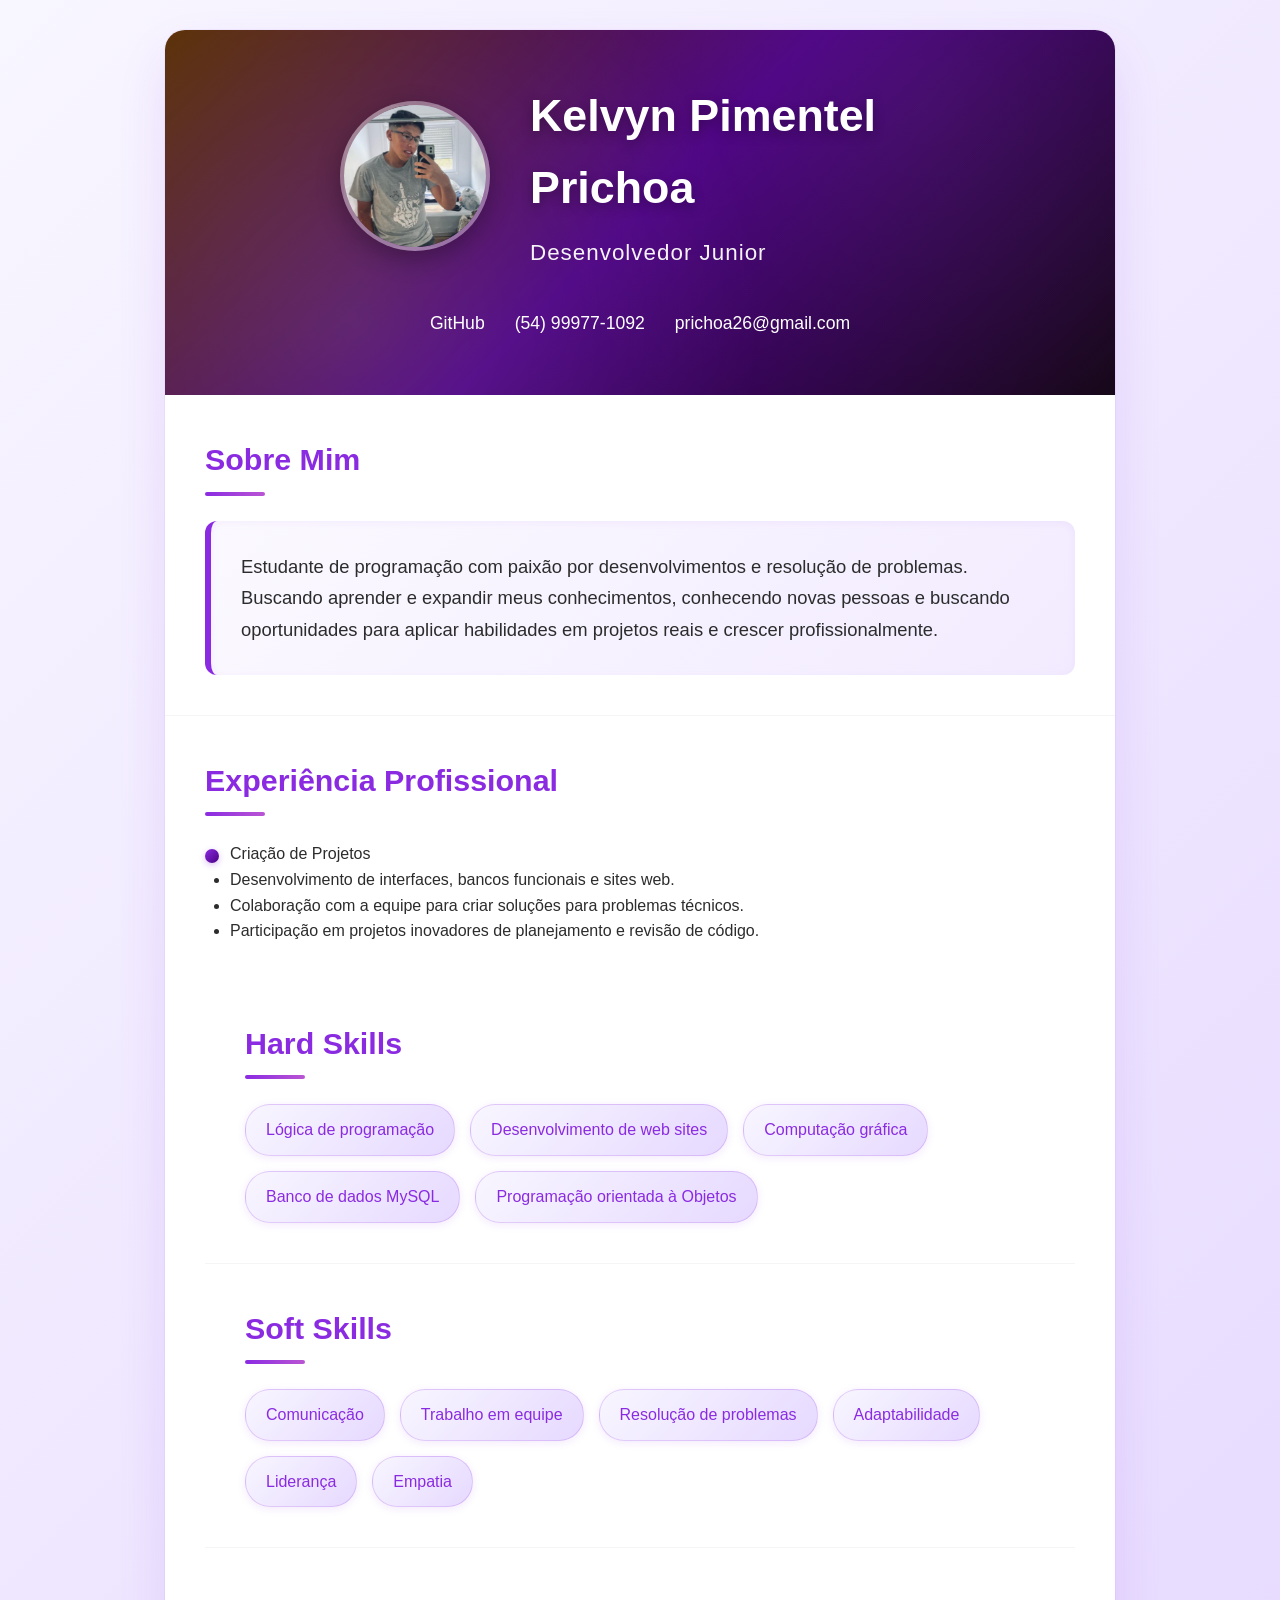
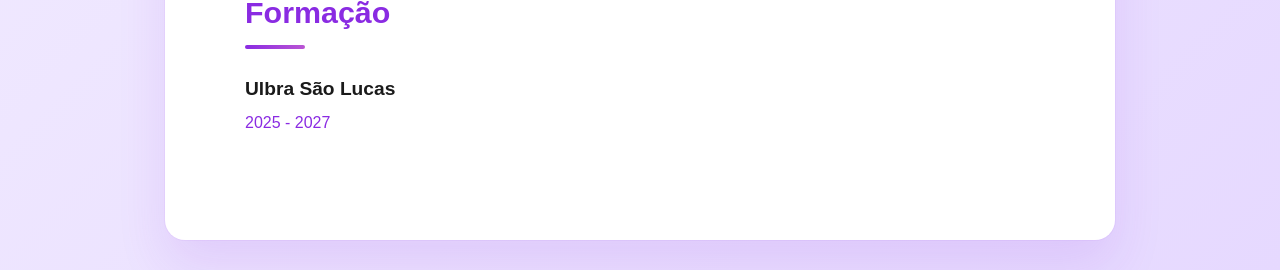
<file: Curriculo/index.html>
<!DOCTYPE html>
<html lang="pt-BR">
<head>
    <meta charset="UTF-8">
    <meta name="viewport" content="width=device-width, initial-scale=1.0">
    <title>Currículo Profissional - Kelvyn Pimentel Prichoa</title>
    <link rel="stylesheet" href="style.css">
</head>
<body>
    <div class="container">
        <!-- HEADER -->
        <header class="header">
            <div class="header-content">
                <div class="profile-image-container">
                    <img src="img/imgPri.png" alt="Foto de Perfil" class="profile-image">
                </div>
                <div class="header-info">
                    <h1>Kelvyn Pimentel Prichoa</h1>
                    <div class="cargo">Desenvolvedor Junior</div>
                </div>
            </div>
            <div class="contato">
                <a href="https://github.com/prichoa7" target="_blank" class="contato-link">GitHub</a>
                <a href="tel:+5554999771092" class="contato-link">(54) 99977-1092</a>
                <a href="mailto:prichoa26@gmail.com" class="contato-link">prichoa26@gmail.com</a>
            </div>
        </header>

        <!-- RESUMO -->
        <section class="section resumo-section">
            <h2>Sobre Mim
            </h2>
            <div class="resumo-card">
                <p>Estudante de programação com paixão por desenvolvimentos e resolução de problemas. Buscando aprender e expandir meus conhecimentos, conhecendo novas pessoas e buscando oportunidades para aplicar habilidades em projetos reais e crescer profissionalmente.</p>
            </div>
        </section>

        <!-- EXPERIÊNCIA -->
        <section class="section experiencia-section">
            <h2>Experiência Profissional</h2>
            <article class="experiencia-item">
                <div class="experiencia-titulo">Criação de Projetos</div>
                <div class="experiencia-detalhes"></div>
                <ul>
                    <li>Desenvolvimento de interfaces, bancos funcionais e sites web.</li>
                    <li>Colaboração com a equipe para criar soluções para problemas técnicos.</li>
                    <li>Participação em projetos inovadores de planejamento e revisão de código.</li>
                </ul>
            </article>

         

        <!-- HARD SKILLS -->
        <section class="section hard-skills-section">
            <h2>Hard Skills</h2>
            <div class="hard-skills-list">
                <ul>
                    <li>Lógica de programação</li>
                    <li>Desenvolvimento de web sites</li>
                    <li>Computação gráfica</li>
                    <li>Banco de dados MySQL</li>
                    <li>Programação orientada à Objetos</li>
                </ul>
            </div>
        </section>

        <!-- SOFT SKILLS -->
        <section class="section soft-skills-section">
        <h2>Soft Skills</h2>
        <div class="soft-skills-list">
            <ul>
                <li>Comunicação</li>
                <li>Trabalho em equipe</li>
                <li>Resolução de problemas</li>
                <li>Adaptabilidade</li>
                <li>Liderança</li>
                <li>Empatia</li>
            </ul>
        </div>
        </section>

        <!-- FORMAÇÃO -->
        <section class="section formacao-section">
            <h2>Formação</h2>
            
            <div class="formacao-item">
                <div class="formacao-titulo">Ulbra São Lucas</div>
                <div class="formacao-detalhes">2025 - 2027</div>
            </div>
        </section>
    </div>
</body>
</html>
</file>
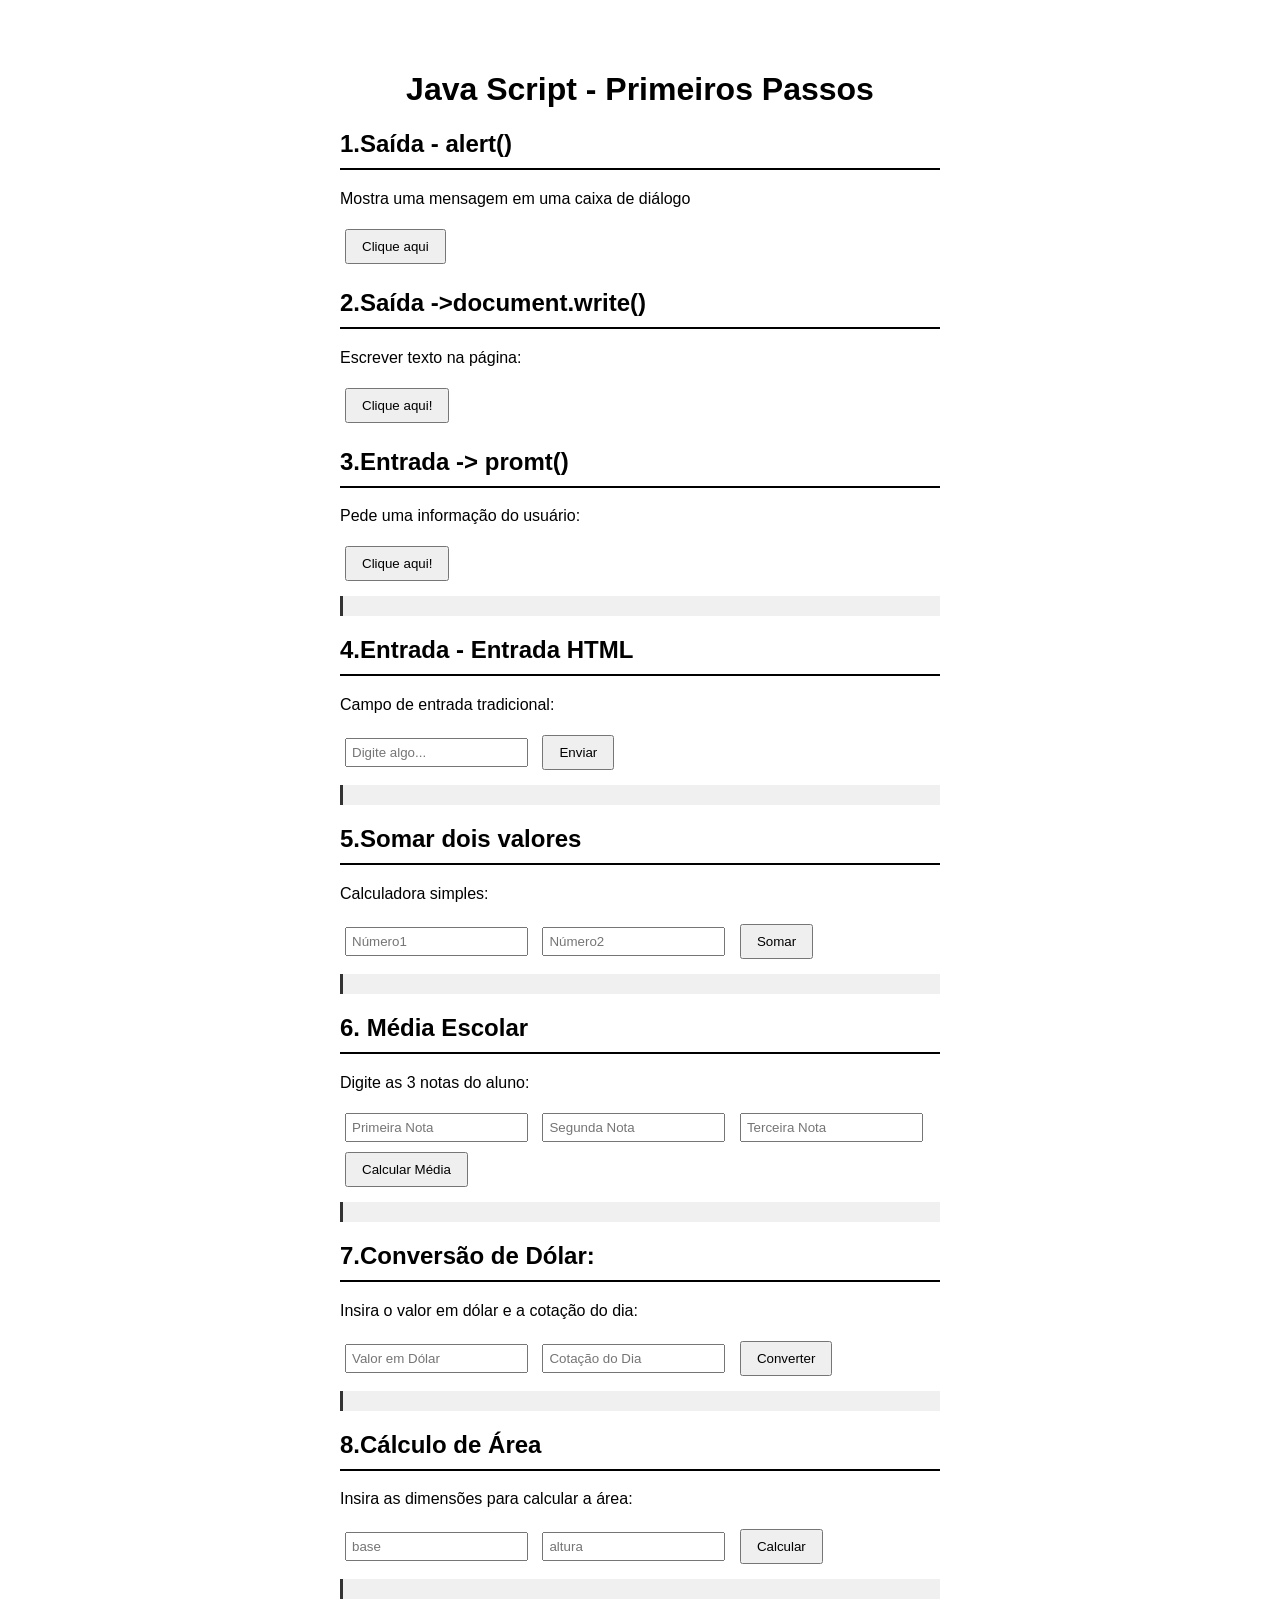
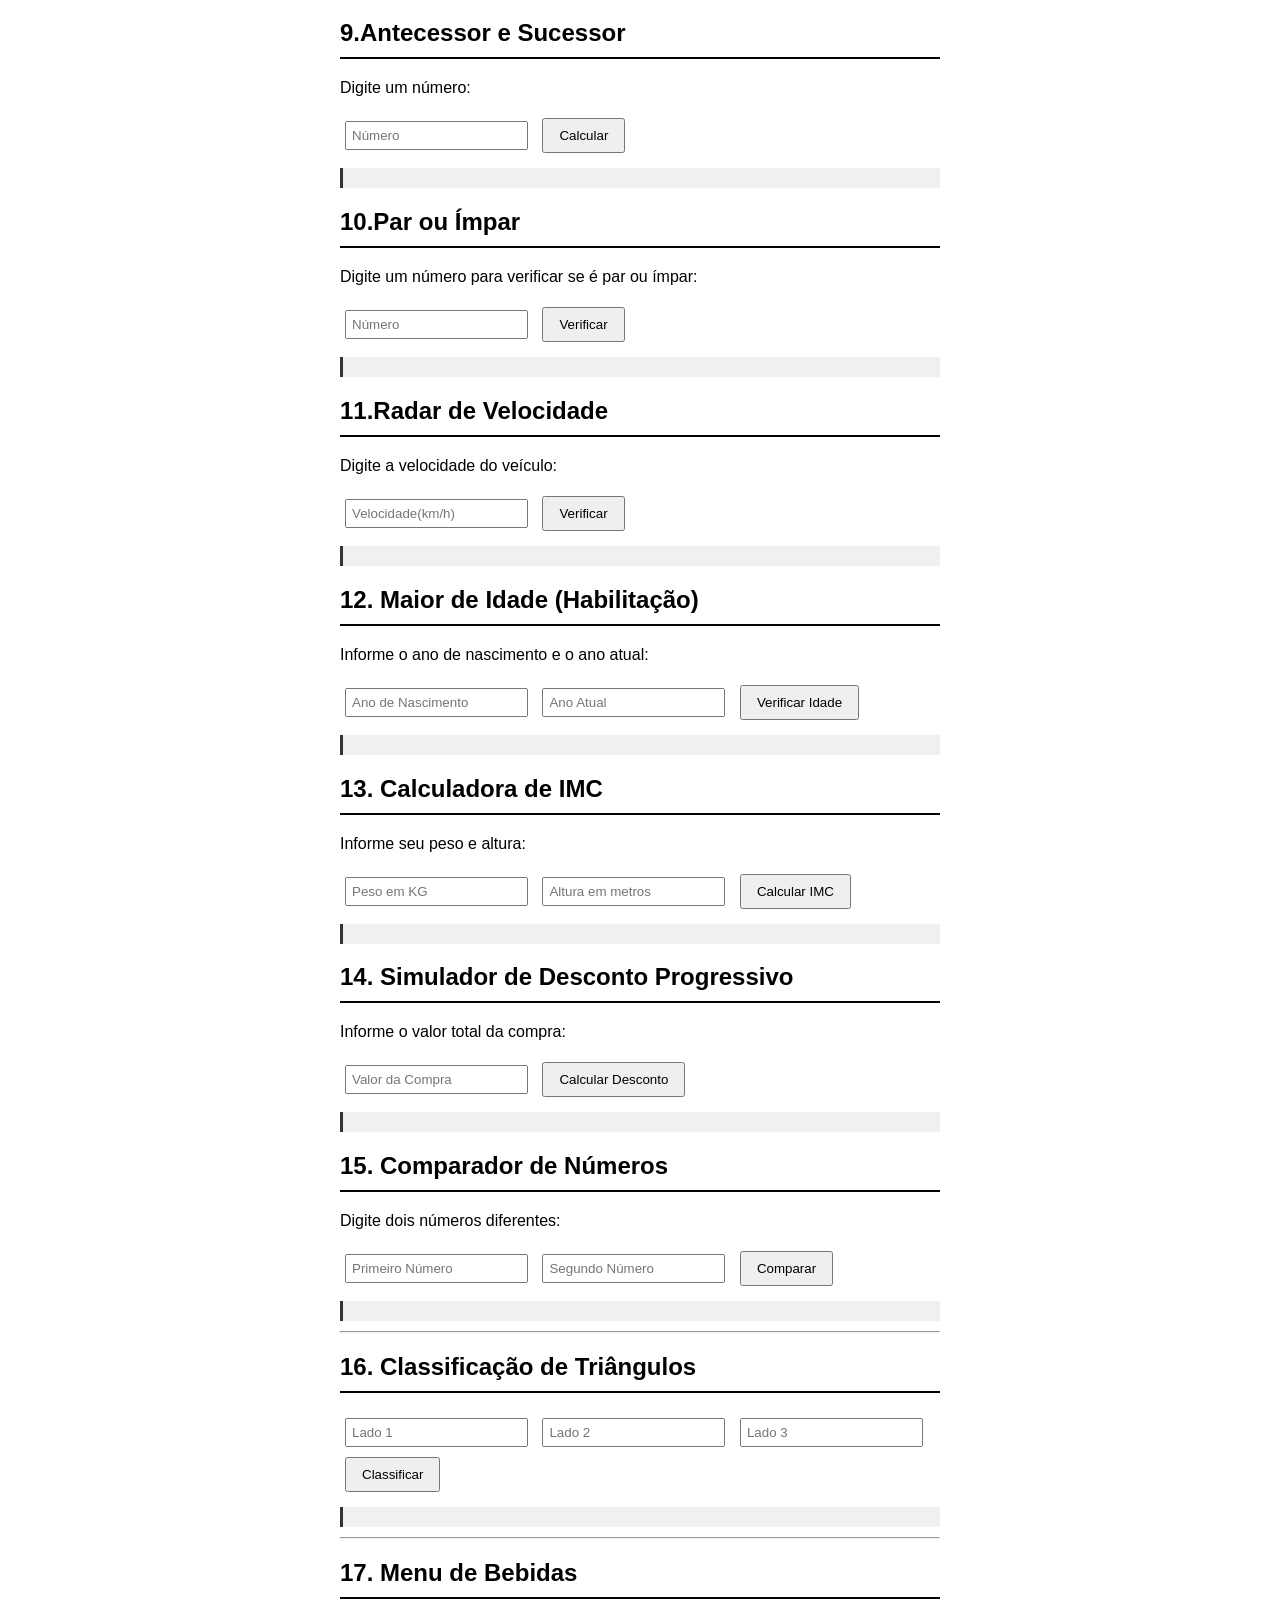
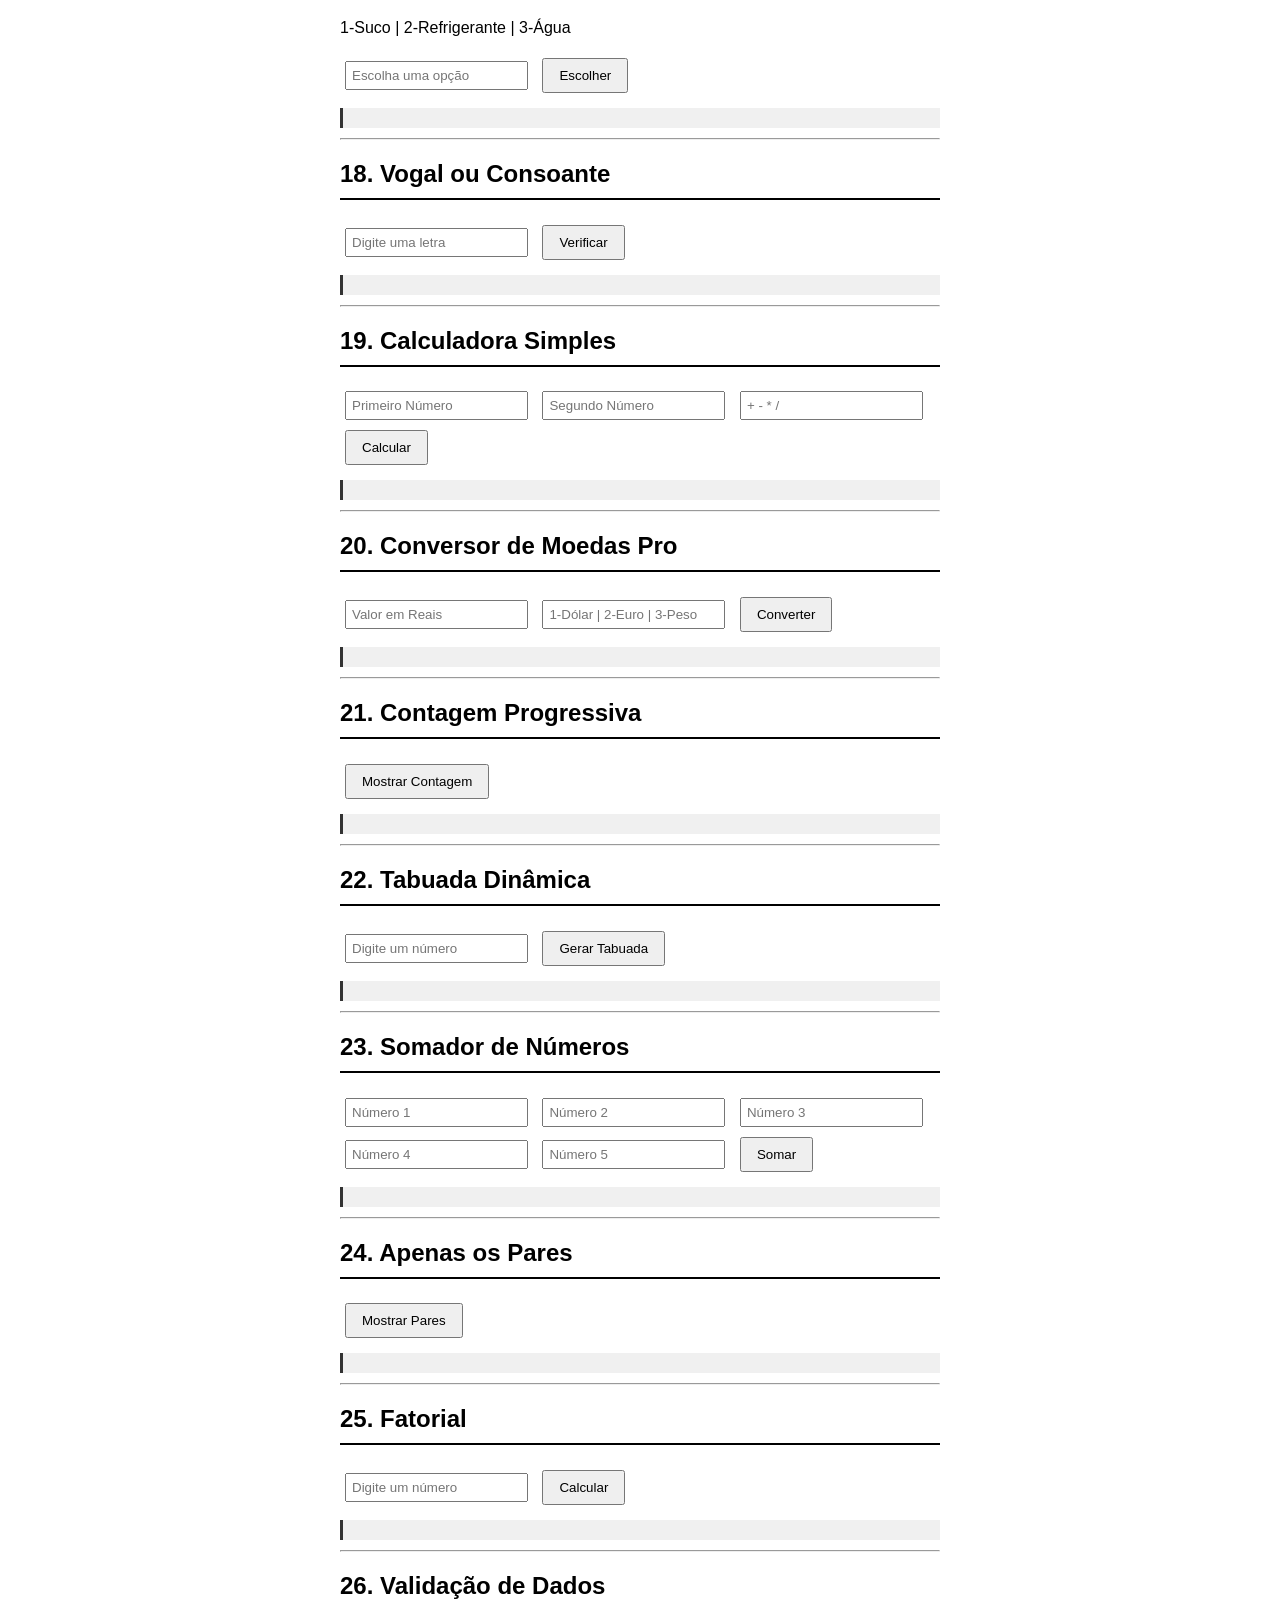
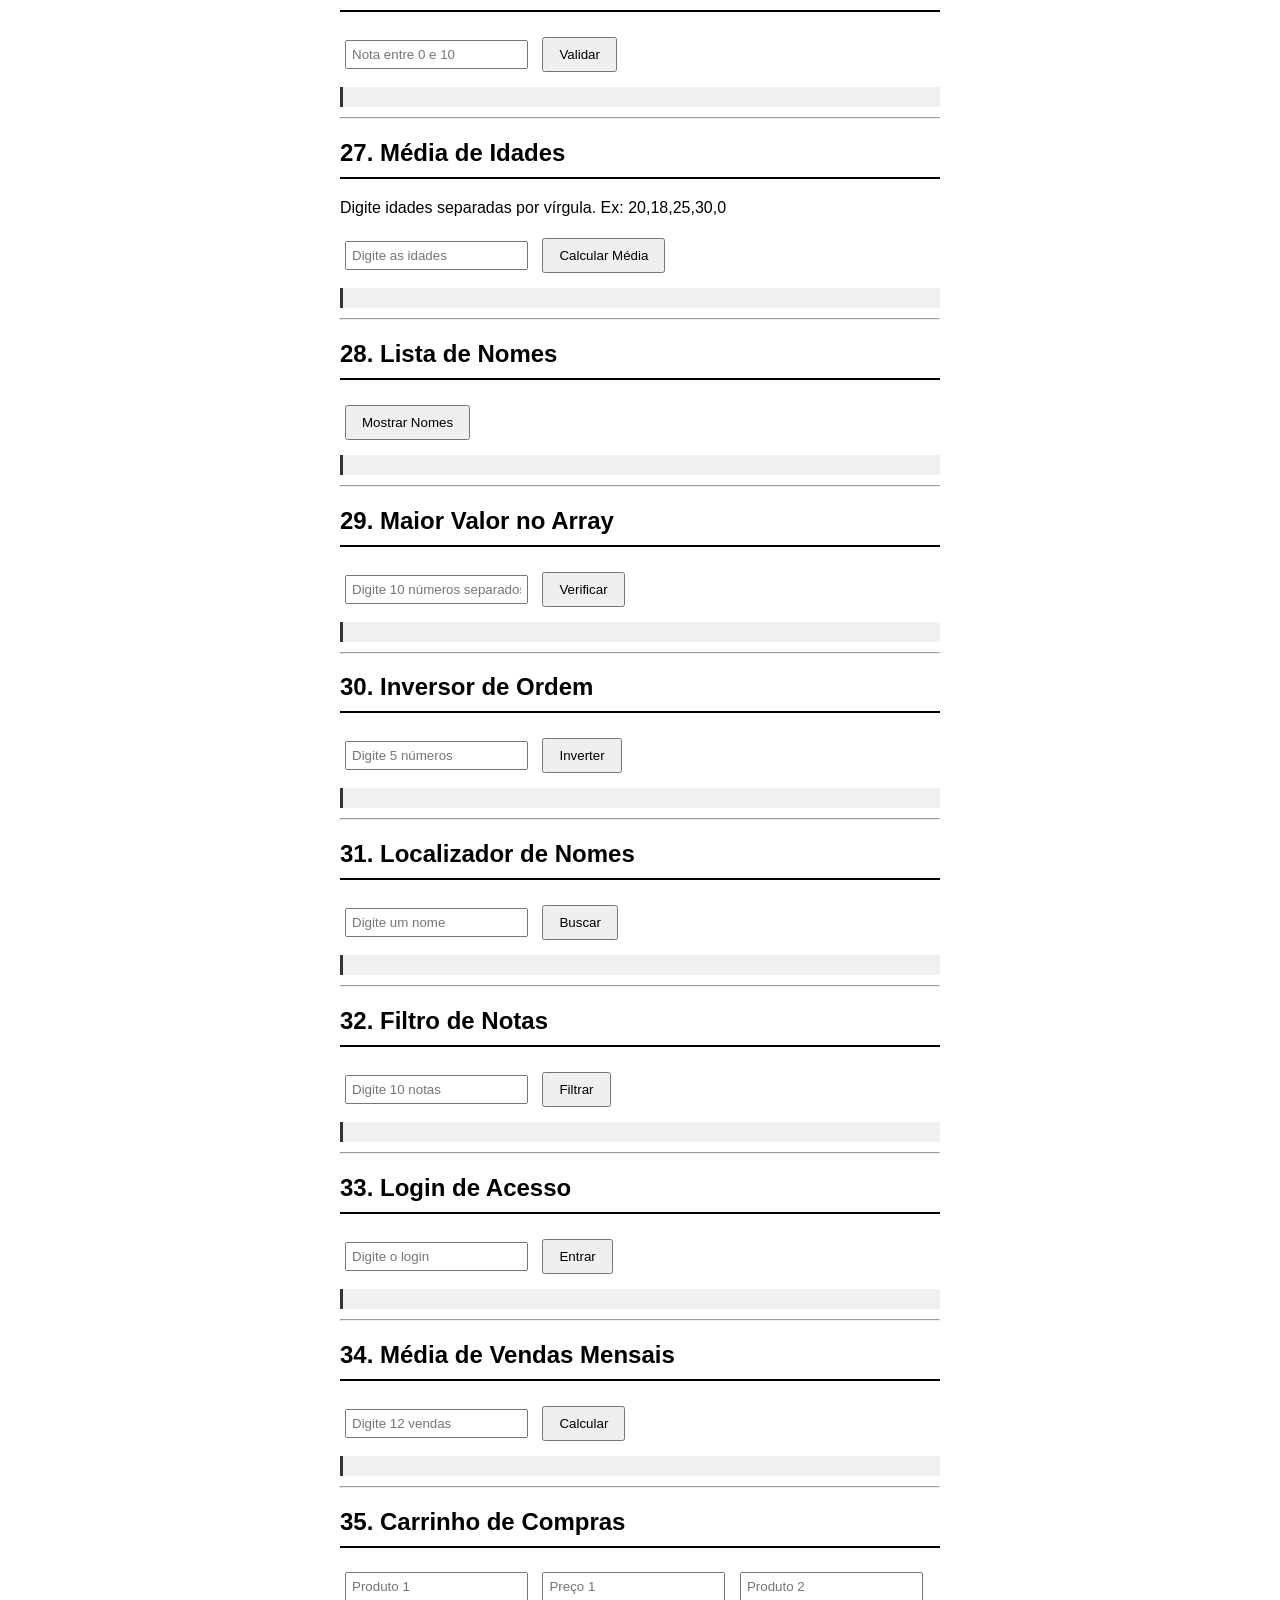
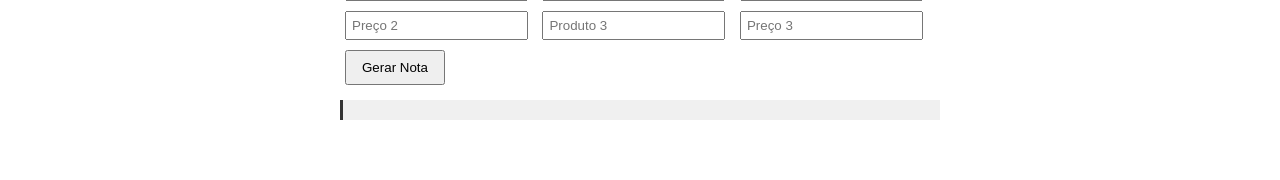
<file: Aula1/js/index.html>
<!DOCTYPE html>
<html lang="pt-BR">
<head>
    <meta charset="UTF-8">
    <meta name="viewport" content="width=device-width, initial-scale=1.0">
    <title>Document</title>
</head>
<body>
    <h1> Java Script - Primeiros Passos</h1>
    <h2>1.Saída - alert()</h2>
    <p>Mostra uma mensagem em uma caixa de diálogo</p>

    <button onclick="alert('Olá Mundo!')">Clique aqui</button>
    
    <h2>2.Saída ->document.write()</h2>
    <p>Escrever texto na página:</p>
    <button onclick="minhaFuncao()">
        Clique aqui! </button>

<h2>3.Entrada -> promt()</h2>
<p>Pede uma informação do usuário:</p>
<button onclick="perguntar()">Clique aqui!</button>
<div id="res1" class="resultado"></div>



<h2>4.Entrada - Entrada HTML</h2>
<p>Campo de entrada tradicional:</p>
<input type="text" id="entrada" placeholder="Digite algo...">
<button onclick="mostrarTexto()"> Enviar</button>

<div id="res2" class="resultado"></div>



<h2>5.Somar dois valores</h2>
   <p>Calculadora simples:</p>

<input type="number" id="num1" placeholder="Número1">
<input type="number" id="num2" placeholder="Número2">
<button onclick="somar()">Somar</button>

<div id="res3" class="resultado"></div>



<h2>6. Média Escolar</h2>
    <p>Digite as 3 notas do aluno:</p>

    <input type="number" id="nota1" placeholder="Primeira Nota">
    <input type="number" id="nota2" placeholder="Segunda Nota">
    <input type="number" id="nota3" placeholder="Terceira Nota">

    <button onclick="calcularMedia()">Calcular Média</button>

<div id="res4" class="resultado"></div>



<h2>7.Conversão de Dólar:</h2>
<p>Insira o valor em dólar e a cotação do dia:</p>

    <input type="number" id="dolar" placeholder="Valor em Dólar">
    <input type="number" id="cotacao" placeholder="Cotação do Dia">

    <button onclick="converterDolar()">Converter</button>

<div id="res5" class="resultado"></div>



<h2>8.Cálculo de Área</h2>
<p>Insira as dimensões para calcular a área:</p>      

<input type="number" id = "base" placeholder="base">
<input type="number" id = "altura" placeholder="altura">

<button onclick="calcularArea()">Calcular</button>

<div id="res6" class="resultado"></div>



<h2>9.Antecessor e Sucessor</h2>
<p>Digite um número:</p>
<input type="number" id="numero" placeholder="Número">

<button onclick="calcularAntecessorSucessor()">Calcular</button>

<div id="res7" class="resultado"></div>



<h2>10.Par ou Ímpar</h2>
<p>Digite um número para verificar se é par ou ímpar:</p>
<input type="number" id="numero2" placeholder="Número">

<button onclick="verificarParImpar()">Verificar</button>
<div id="res8" class="resultado"></div>



<h2>11.Radar de Velocidade</h2>
<p>Digite a velocidade do veículo:</p>
<input type="number" id="velocidade" placeholder="Velocidade(km/h)"
>
<button onclick="verificarVelocidade()">Verificar</button>

<div id="res9" class="resultado"></div> 



<h2>12. Maior de Idade (Habilitação)</h2>
<p>Informe o ano de nascimento e o ano atual:</p>

<input type="number" id="anoNascimento" placeholder="Ano de Nascimento">
<input type="number" id="anoAtual" placeholder="Ano Atual">

<button onclick="maiorIdade()">Verificar Idade</button>

<div id="res10" class="resultado"></div>



<h2>13. Calculadora de IMC</h2>
<p>Informe seu peso e altura:</p>

<input type="number" id="peso" placeholder="Peso em KG">
<input type="number" step="0.01" id="alturaImc" placeholder="Altura em metros">

<button onclick="calcularIMC()">Calcular IMC</button>

<div id="res11" class="resultado"></div>


<h2>14. Simulador de Desconto Progressivo</h2>
<p>Informe o valor total da compra:</p>

<input type="number" id="valorCompra" placeholder="Valor da Compra">

<button onclick="calcularDesconto()">Calcular Desconto</button>

<div id="res12" class="resultado"></div>



<h2>15. Comparador de Números</h2>
<p>Digite dois números diferentes:</p>

<input type="number" id="numero1" placeholder="Primeiro Número">
<input type="number" id="numero2" placeholder="Segundo Número">

<button onclick="compararNumeros()">Comparar</button>

<div id="res13" class="resultado"></div>

<hr>


<h2>16. Classificação de Triângulos</h2>

<input type="number" id="lado1" placeholder="Lado 1">
<input type="number" id="lado2" placeholder="Lado 2">
<input type="number" id="lado3" placeholder="Lado 3">

<button onclick="classificarTriangulo()">Classificar</button>

<div id="res14" class="resultado"></div>

<hr>


<h2>17. Menu de Bebidas</h2>

<p>1-Suco | 2-Refrigerante | 3-Água</p>

<input type="number" id="bebida" placeholder="Escolha uma opção">

<button onclick="menuBebidas()">Escolher</button>

<div id="res15" class="resultado"></div>

<hr>


<h2>18. Vogal ou Consoante</h2>

<input type="text" id="letra" placeholder="Digite uma letra">

<button onclick="verificarLetra()">Verificar</button>

<div id="res16" class="resultado"></div>

<hr>


<h2>19. Calculadora Simples</h2>

<input type="number" id="calc1" placeholder="Primeiro Número">
<input type="number" id="calc2" placeholder="Segundo Número">
<input type="text" id="operacao" placeholder="+ - * /">

<button onclick="calculadora()">Calcular</button>

<div id="res17" class="resultado"></div>

<hr>


<h2>20. Conversor de Moedas Pro</h2>

<input type="number" id="valorReal" placeholder="Valor em Reais">
<input type="number" id="tipoMoeda" placeholder="1-Dólar | 2-Euro | 3-Peso">

<button onclick="converterMoeda()">Converter</button>

<div id="res18" class="resultado"></div>

<hr>


<h2>21. Contagem Progressiva</h2>

<button onclick="contagem()">Mostrar Contagem</button>

<div id="res19" class="resultado"></div>

<hr>

<h2>22. Tabuada Dinâmica</h2>

<input type="number" id="tabuadaNumero" placeholder="Digite um número">

<button onclick="tabuada()">Gerar Tabuada</button>

<div id="res20" class="resultado"></div>

<hr>


<h2>23. Somador de Números</h2>

<input type="number" id="s1" placeholder="Número 1">
<input type="number" id="s2" placeholder="Número 2">
<input type="number" id="s3" placeholder="Número 3">
<input type="number" id="s4" placeholder="Número 4">
<input type="number" id="s5" placeholder="Número 5">

<button onclick="somador()">Somar</button>

<div id="res21" class="resultado"></div>

<hr>


<h2>24. Apenas os Pares</h2>

<button onclick="pares()">Mostrar Pares</button>

<div id="res22" class="resultado"></div>

<hr>


<h2>25. Fatorial</h2>

<input type="number" id="fatorialNumero" placeholder="Digite um número">

<button onclick="fatorial()">Calcular</button>

<div id="res23" class="resultado"></div>

<hr>


<h2>26. Validação de Dados</h2>

<input type="number" id="notaValidacao" placeholder="Nota entre 0 e 10">

<button onclick="validarDados()">Validar</button>

<div id="res24" class="resultado"></div>

<hr>


<h2>27. Média de Idades</h2>

<p>Digite idades separadas por vírgula. Ex: 20,18,25,30,0</p>

<input type="text" id="idades" placeholder="Digite as idades">

<button onclick="mediaIdades()">Calcular Média</button>

<div id="res25" class="resultado"></div>

<hr>


<h2>28. Lista de Nomes</h2>

<button onclick="listaNomes()">Mostrar Nomes</button>

<div id="res26" class="resultado"></div>

<hr>


<h2>29. Maior Valor no Array</h2>

<input type="text" id="arrayMaior" placeholder="Digite 10 números separados por vírgula">

<button onclick="maiorValor()">Verificar</button>

<div id="res27" class="resultado"></div>

<hr>


<h2>30. Inversor de Ordem</h2>

<input type="text" id="arrayInverso" placeholder="Digite 5 números">

<button onclick="inverterArray()">Inverter</button>

<div id="res28" class="resultado"></div>

<hr>


<h2>31. Localizador de Nomes</h2>

<input type="text" id="buscarNome" placeholder="Digite um nome">

<button onclick="localizarNome()">Buscar</button>

<div id="res29" class="resultado"></div>

<hr>


<h2>32. Filtro de Notas</h2>

<input type="text" id="notasArray" placeholder="Digite 10 notas">

<button onclick="filtroNotas()">Filtrar</button>

<div id="res30" class="resultado"></div>

<hr>


<h2>33. Login de Acesso</h2>

<input type="text" id="login" placeholder="Digite o login">

<button onclick="loginSistema()">Entrar</button>

<div id="res31" class="resultado"></div>

<hr>


<h2>34. Média de Vendas Mensais</h2>

<input type="text" id="vendas" placeholder="Digite 12 vendas">

<button onclick="mediaVendas()">Calcular</button>

<div id="res32" class="resultado"></div>

<hr>


<h2>35. Carrinho de Compras</h2>

<input type="text" id="produto1" placeholder="Produto 1">
<input type="number" id="preco1" placeholder="Preço 1">

<input type="text" id="produto2" placeholder="Produto 2">
<input type="number" id="preco2" placeholder="Preço 2">

<input type="text" id="produto3" placeholder="Produto 3">
<input type="number" id="preco3" placeholder="Preço 3">

<button onclick="carrinho()">Gerar Nota</button>

<div id="res33" class="resultado"></div>



<link rel="stylesheet" href="../css/Style.css">
<script src="./script.js"></script>


</body>
</html>
</file>
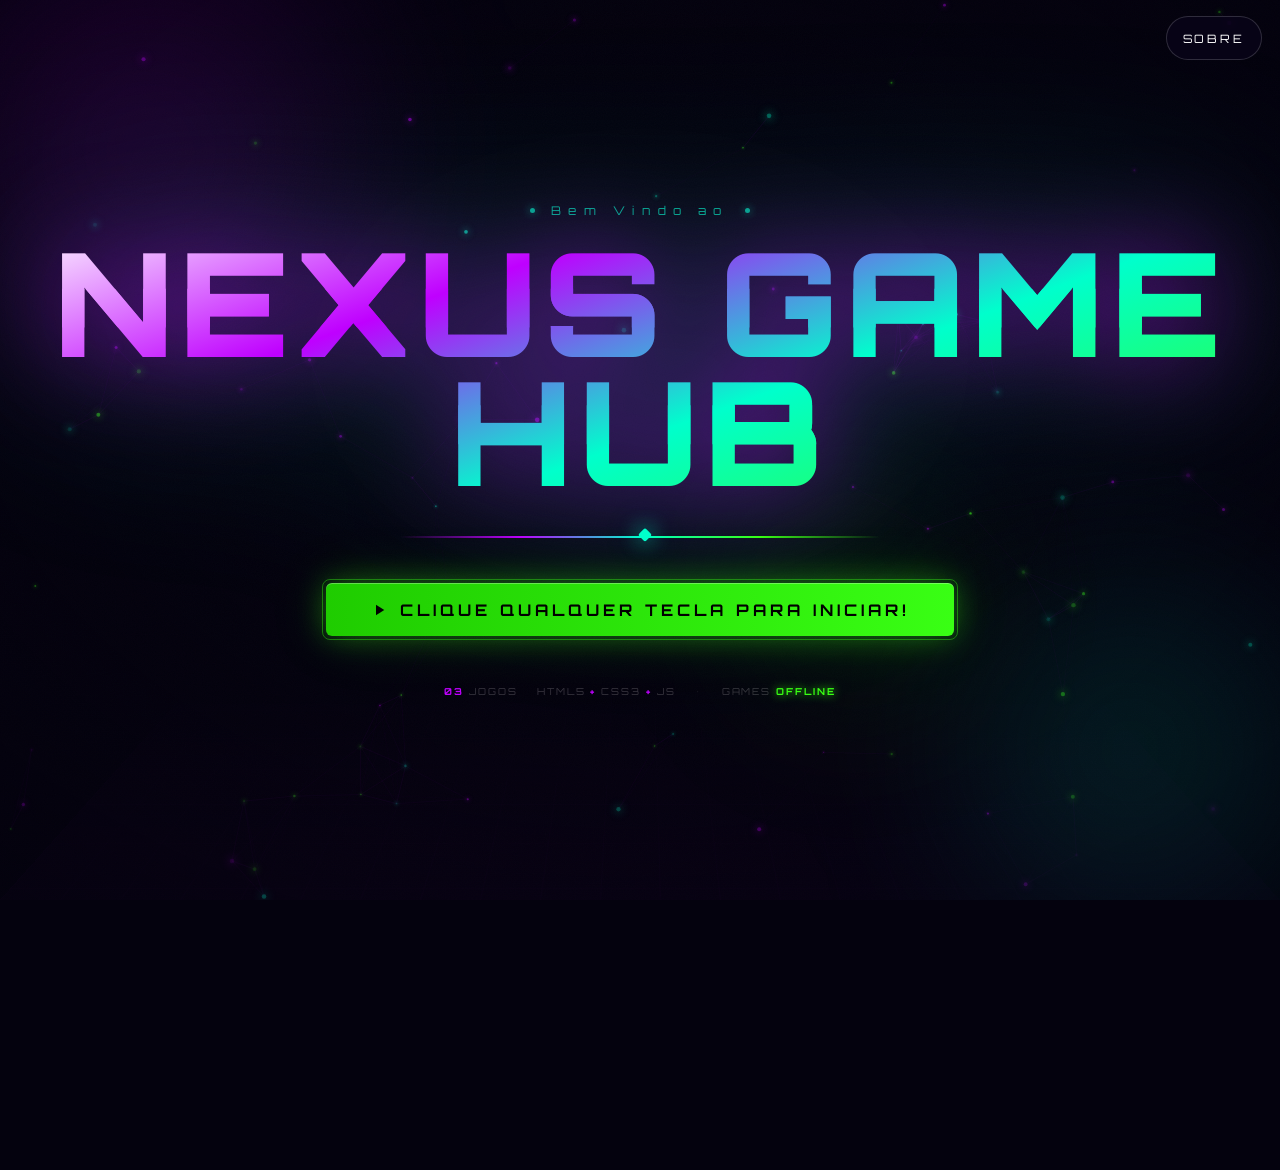
<file: NexusGameHub/Main/index.html>
<!DOCTYPE html>
<html lang="pt-BR">
<head>
  <meta charset="UTF-8">
  <meta name="viewport" content="width=device-width, initial-scale=1.0">
  <title>NEXUS GAME HUB</title>
  <link rel="stylesheet" href="styleIndex.css">
</head>
<body>
<a href="sobre.html" class="about-button" aria-label="Abrir página Sobre">SOBRE</a>

<!-- ░░ LAYERS DE FUNDO ░░ -->
<canvas id="bgCanvas"></canvas>
<div id="gridFloor"></div>
<div class="noise"></div>
<div class="vignette"></div>


<div id="entrance">

  <!-- orbs de luz ambiente -->
  <div class="orb orb-a"></div>
  <div class="orb orb-b"></div>
  <div class="orb orb-c"></div>

  <!-- logo -->
  <div class="ent-logo-wrap">
    <p class="ent-eyebrow">
      <span class="dot"></span> Bem Vindo ao
      <span class="dot"></span>
    </p>

    <h1 class="ent-logo" data-text="NEXUS GAME HUB">
      NEXUS GAME HUB
    </h1>
  </div>

  <!-- separador animado -->
  <div class="ent-rule">
    <span class="ent-rule-gem"></span>
  </div>

  <!-- botão -->
  <button class="start-btn" id="startBtn">
    <span class="start-btn__inner">
      <svg class="start-btn__icon" viewBox="0 0 24 24" fill="currentColor">
        <path d="M8 5v14l11-7z"/>
      </svg>
     CLIQUE QUALQUER TECLA PARA INICIAR!
    </span>
    <span class="start-btn__glow"></span>
  </button>

  <!-- rodapé da entrada -->
  <footer class="ent-footer">
    <div class="ent-stat"><span>03</span> JOGOS</div>
    <div class="ent-stat">HTML5 <span>+</span> CSS3 <span>+</span> JS</div>
    <div class="ent-sep">·</div>
    <div class="ent-stat">GAMES <span class="online">OFFLINE</span></div>
  </footer>

</div>

<div id="app">

  <!-- ── NAVBAR ─────────────────────────────────────────── -->
  <nav class="navbar">
    <a href="#" class="nb-logo">
      <svg class="nb-logo__gem" viewBox="0 0 20 20" fill="none">
        <polygon points="10,1 19,7 19,13 10,19 1,13 1,7" stroke="currentColor" stroke-width="1.2" fill="rgba(191,0,255,.15)"/>
        <circle cx="10" cy="10" r="3" fill="currentColor"/>
      </svg>
      <span>NEXUS <strong>GAME HUB</strong></span>

    </a>

    <ul class="nb-links">
      <li><a href="jokenpo/Jokenpo.html">
        <span class="nb-link__icon"></span> Jokenpô
      </a></li>
      <li><a href="Dados/dados.html">
        <span class="nb-link__icon"></span> Dados
      </a></li>
      <li><a href="caraoucoroa/caraoucoroa.html">
        <span class="nb-link__icon"></span> Cara-Coroa
      </a></li>
    </ul>

    <div class="nb-right">
      <div class="nb-live">
        <span class="live-dot"></span> OFFLINE
      </div>
    </div>
  </nav>


  <section class="hero">
    <div class="hero__bg-line hero__bg-line--1"></div>
    <div class="hero__bg-line hero__bg-line--2"></div>
    <div class="hero__bg-line hero__bg-line--3"></div>

    <div class="hero__content">
     
      <h2 class="hero__title">SELECIONE<br><em>UM JOGO</em></h2>
      <p class="hero__sub">Desafie a CPU! Bata seus recordes e domine todas as arenas.</p>

      <!-- mini stats -->
      <div class="hero__stats">
        <div class="hstat">
          <span class="hstat__val" data-count="3">0</span>
          <span class="hstat__lbl">Arenas</span>
        </div>
        <div class="hstat__divider"></div>
        <div class="hstat">
          <span class="hstat__val hstat__val--t" id="statWins" data-count="0">0</span>
          <span class="hstat__lbl">Vitórias</span>
        </div>
        <div class="hstat__divider"></div>
        <div class="hstat">
          <span class="hstat__val hstat__val--g" id="statGames" data-count="0">0</span>
          <span class="hstat__lbl">Partidas</span>
        </div>
      </div>
    </div>

    <div class="hero__deco" aria-hidden="true">
      <div class="hero__circle hero__circle--1"></div>
      <div class="hero__circle hero__circle--2"></div>
      <div class="hero__circle hero__circle--3"></div>
      <span class="hero__big-icon">🎮</span>
    </div>
  </section>

  <!-- ── JOGOS ──────────────────────────────────────────── -->
  <section class="games-section">

    <div class="games-section__head">
      <div class="gs-rule"></div>
      <span class="gs-label">ARENAS DISPONÍVEIS</span>
      <div class="gs-rule"></div>
    </div>

    <div class="cards-grid">

      <!-- ─── CARD 1 · JOKENPÔ ─────────────────────────── -->
      <a href="jokenpo/Jokenpo.html" class="card card--purple">
        <!-- faixa topo colorida -->
        <div class="card__top">
          <div class="card__top-glow"></div>
          <div class="card__rings">
            <span></span><span></span>
          </div>
          <div class="card__emoji" role="img">✊</div>
          <span class="card__badge">ESTRATÉGIA</span>
          <span class="card__num">01</span>
        </div>

        <!-- corpo -->
        <div class="card__body">
          <h3 class="card__title">Jokenpô</h3>
          <p class="card__desc">Pedra, Papel ou Tesoura! Leia a CPU, escolha sua jogada e acumule vitórias no placar.</p>

          <div class="card__tags">
            <span>VS&nbsp;CPU</span>
            <span>Placar</span>
            <span>Histórico</span>
            <span>Atalhos</span>
          </div>

          <div class="card__footer">
            <div class="card__score-preview">
              <span class="csp__lbl">Suas vitórias</span>
              <span class="csp__val" id="jpWins">–</span>
            </div>
            <div class="card__cta">
              JOGAR
              <svg viewBox="0 0 16 16" fill="currentColor" width="14">
                <path d="M3 8h10M9 4l4 4-4 4"/>
                <path stroke="currentColor" stroke-width="1.5" d="M9 4l4 4-4 4" fill="none"/>
              </svg>
            </div>
          </div>
        </div>
      </a>

      <!-- ─── CARD 2 · DADOS ───────────────────────────── -->
      <a href="Dados/dados.html" class="card card--teal">
        <div class="card__top">
          <div class="card__top-glow"></div>
          <div class="card__rings">
            <span></span><span></span>
          </div>
          <div class="card__emoji" role="img">🎲</div>
          <span class="card__badge">SORTE</span>
          <span class="card__num">02</span>
        </div>

        <div class="card__body">
          <h3 class="card__title">Batalha de Dados</h3>
          <p class="card__desc">Lance os dados e veja quem tira o maior número. Animação 3D, rodadas infinitas.</p>

          <div class="card__tags">
            <span>Aleatório</span>
            <span>Anim.&nbsp;3D</span>
            <span>Histórico</span>
          </div>

          <div class="card__footer">
            <div class="card__score-preview">
              <span class="csp__lbl">Suas vitórias</span>
              <span class="csp__val" id="dadosWins">–</span>
            </div>
            <div class="card__cta">
              JOGAR
              <svg viewBox="0 0 16 16" fill="currentColor" width="14">
                <path stroke="currentColor" stroke-width="1.5" d="M3 8h10M9 4l4 4-4 4" fill="none"/>
              </svg>
            </div>
          </div>
        </div>
      </a>

      <!-- ─── CARD 3 · CARA OU COROA ───────────────────── -->
      <a href="caraoucoroa/caraoucoroa.html" class="card card--green">
        <div class="card__top">
          <div class="card__top-glow"></div>
          <div class="card__rings">
            <span></span><span></span>
          </div>
          <div class="card__emoji" role="img">🪙</div>
          <span class="card__badge">CLÁSSICO</span>
          <span class="card__num">03</span>
        </div>

        <div class="card__body">
          <h3 class="card__title">Cara ou Coroa</h3>
          <p class="card__desc">A decisão mais antiga do mundo, digitalizada. Escolha seu lado e torça pela moeda.</p>

          <div class="card__tags">
            <span>50 / 50</span>
            <span>Streak</span>
            <span>Histórico</span>
          </div>

          <div class="card__footer">
            <div class="card__score-preview">
              <span class="csp__lbl">Suas vitórias</span>
              <span class="csp__val" id="ccWins">–</span>
            </div>
            <div class="card__cta">
              JOGAR
              <svg viewBox="0 0 16 16" fill="currentColor" width="14">
                <path stroke="currentColor" stroke-width="1.5" d="M3 8h10M9 4l4 4-4 4" fill="none"/>
              </svg>
            </div>
          </div>
        </div>
      </a>

    </div>
  </section>

  <!-- ── RODAPÉ ─────────────────────────────────────────── -->
  <footer class="site-footer">
    <div class="sf-brand">
      <svg viewBox="0 0 20 20" fill="none" width="16" height="16">
        <polygon points="10,1 19,7 19,13 10,19 1,13 1,7" stroke="#bf00ff" stroke-width="1.2" fill="rgba(191,0,255,.15)"/>
        <circle cx="10" cy="10" r="3" fill="#bf00ff"/>
      </svg>
      NEXUS GAME HUB
    </div>
    <p class="sf-copy">Desenvolvido por Erika, Kelvyn e Lucas com HTML5 · CSS3 · JavaScript puro</p>
  </footer>

</div><!-- /app -->

<script src="index.js"></script>
</body>
</html>
</file>
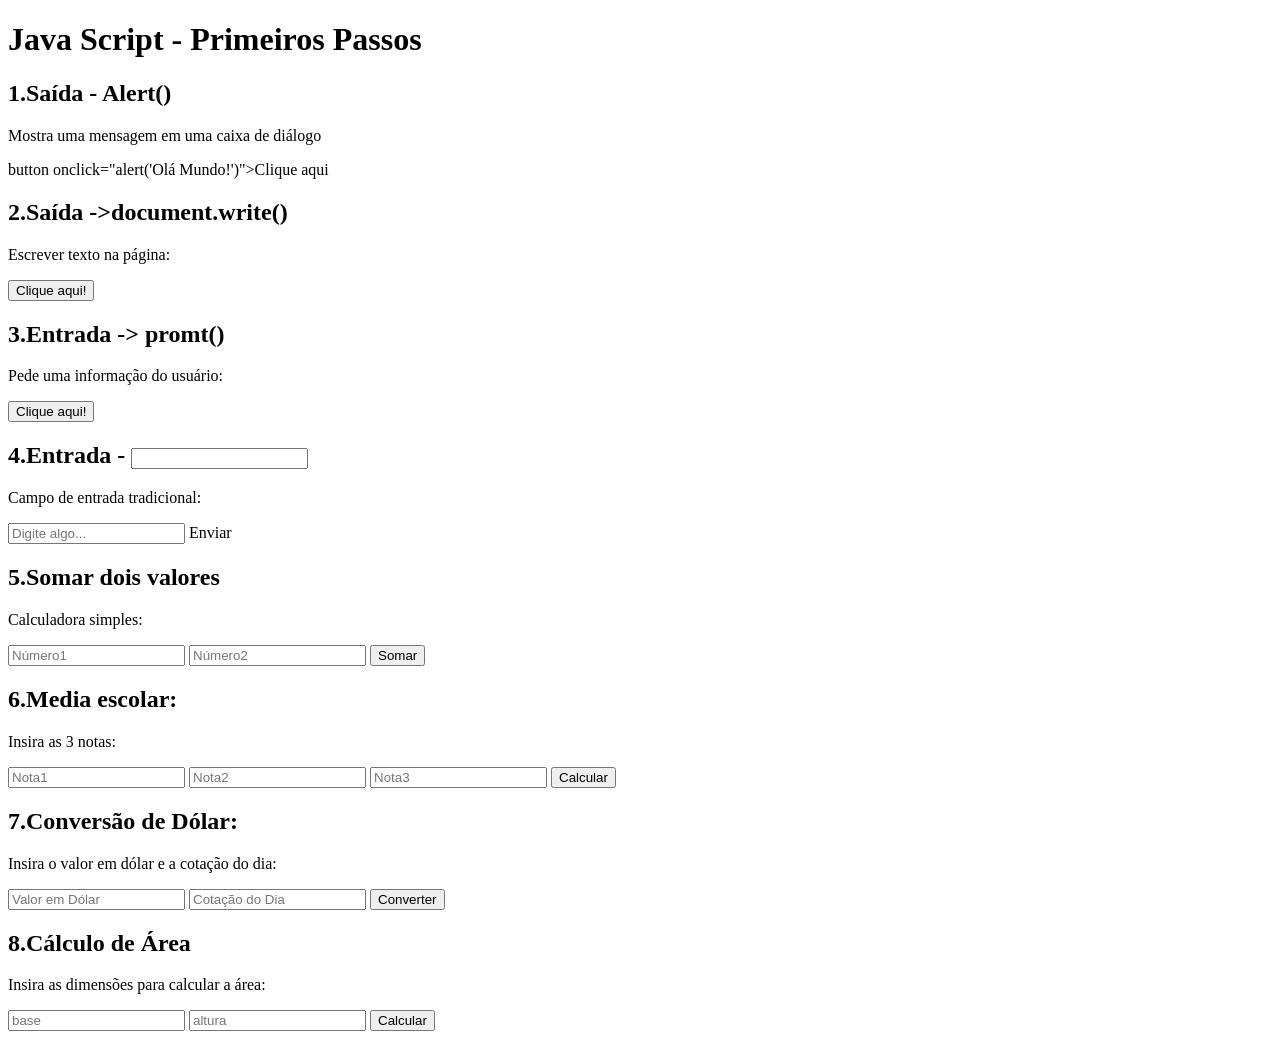
<file: Web1Pri/Aula1/js/index.html>
<!DOCTYPE html>
<html lang="pt-BR">
<head>
    <meta charset="UTF-8">
    <meta name="viewport" content="width=device-width, initial-scale=1.0">
    <title>Document</title>
</head>
<body>
    <h1> Java Script - Primeiros Passos</h1>
    <h2>1.Saída - Alert()</h2>
    <p>Mostra uma mensagem em uma caixa de diálogo</p>
    button onclick="alert('Olá Mundo!')">Clique aqui</button>
    <h2>2.Saída ->document.write()</h2>
    <p>Escrever texto na página:</p>
    <button onclick="minhaFuncao()">
        Clique aqui! </button>

<h2>3.Entrada -> promt()</h2>
<p>Pede uma informação do usuário:</p>
<button onclick="perguntar()">Clique aqui!</button>
<div id="res1" class="resultado"></div>

<h2>4.Entrada - <input type="HTML"></h2>
<p>Campo de entrada tradicional:</p>
<input type="text" id="entrada" placeholder="Digite algo..."
<button onclick="mostrarTexto()"> Enviar</button>
<div id="res2" class="resultado"></div>

<h2>5.Somar dois valores</h2>
<p>Calculadora simples:</p>
<input type="number" id="num1" placeholder="Número1">
<input type="number" id="num2" placeholder="Número2">
<button onclick="somar()">Somar</button>
<div id="res3" class="resultado"></div>

<h2>6.Media escolar:</h2>
<p>Insira as 3 notas:</p>
<input type="number" id="nota1" placeholder="Nota1">
<input type="number" id="nota2" placeholder="Nota2">
<input type="number" id="nota3" placeholder="Nota3">
<button onclick="calcularMedia()">Calcular</button>
<div id="res4" class="resultado"></div>

<h2>7.Conversão de Dólar:</h2>
<p>Insira o valor em dólar e a cotação do dia:</p>
<input type="number" id="dolar" placeholder="Valor em Dólar">
<input type="number" id="cotacao" placeholder="Cotação do Dia">
<button onclick="converterDolar()">Converter</button>
<div id="res5" class="resultado"></div>

<h2>8.Cálculo de Área</h2>
<p>Insira as dimensões para calcular a área:</p>
<input type="number" id = "base" placeholder="base">
<input type="number" id = "altura" placeholder="altura">
<button onclick="calcularArea()">Calcular</button>
<div id="res6" class="resultado"></div>


<script src="./script.js"></script>


</body>
</html>
</file>
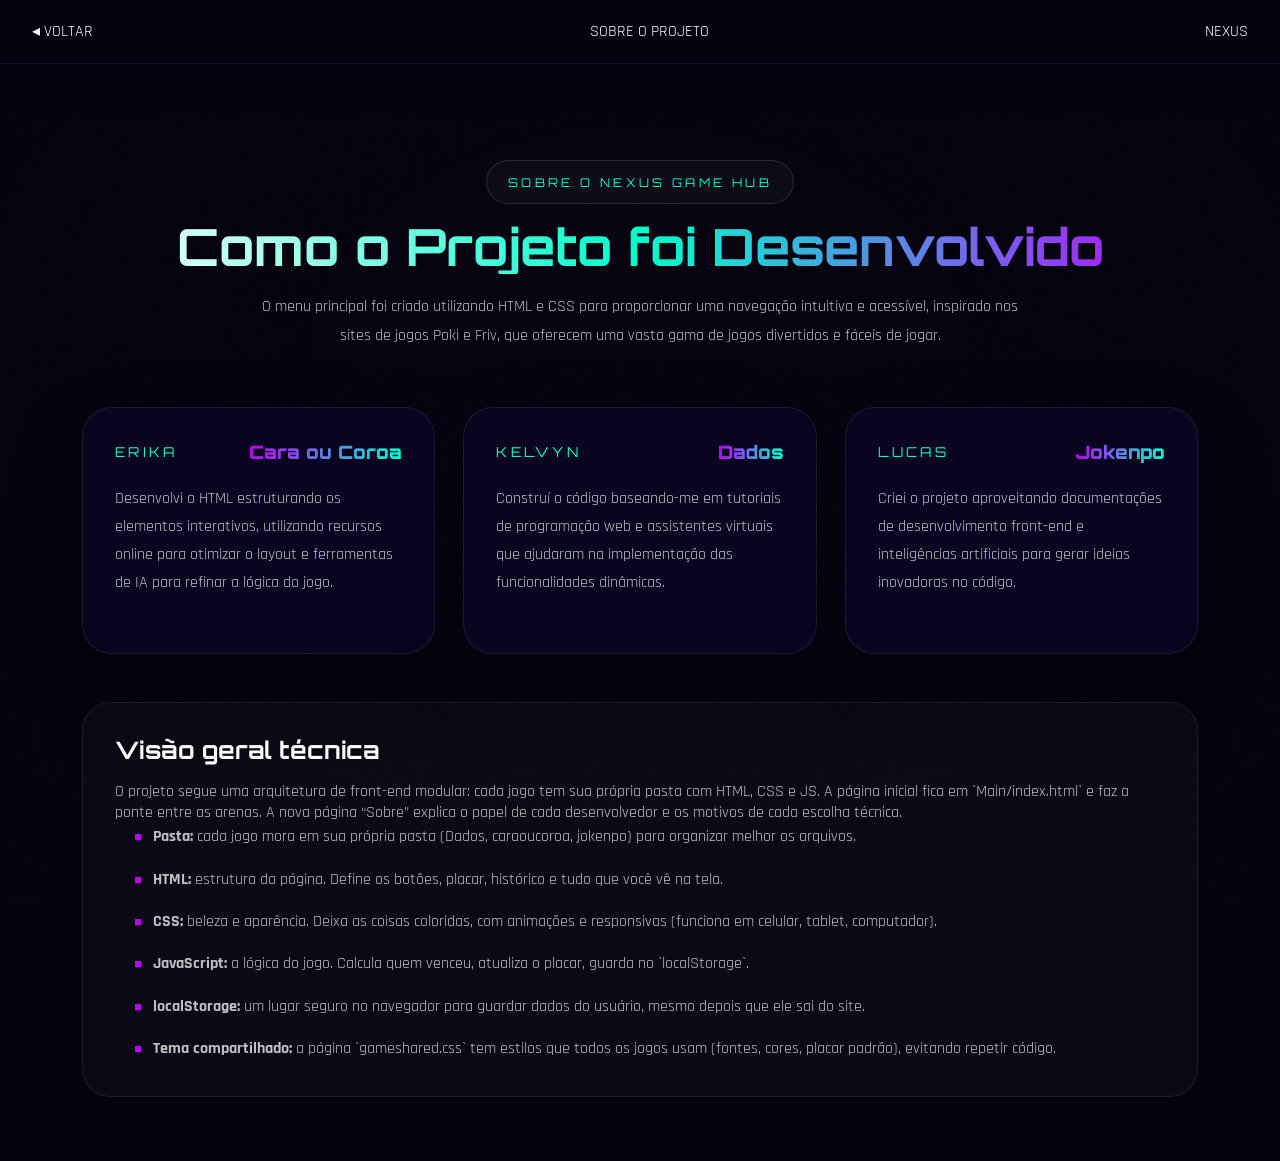
<file: NexusGameHub/Main/sobre.html>
<!DOCTYPE html>
<html lang="pt-BR">
<head>
  <meta charset="UTF-8">
  <meta name="viewport" content="width=device-width, initial-scale=1.0">
  <title>Sobre — Nexus Game Hub</title>
  <link rel="stylesheet" href="styleIndex.css">
  <link rel="stylesheet" href="sobre.css">
</head>
<body>
  <canvas id="bgCanvas"></canvas>
  <div class="noise"></div>
  <div class="vignette"></div>

  <nav class="navbar">
    <a href="index.html" class="nb-back">
      <span class="arrow">◂</span> VOLTAR
    </a>
    <div class="nb-title">SOBRE O PROJETO</div>
    <a href="index.html" class="nb-brand">NEXUS</a>
  </nav>

  <main class="about-main">
    <section class="about-hero">
      <p class="about-tag">Sobre o Nexus Game Hub</p>
      <h1>Como o Projeto foi Desenvolvido</h1>
      <p class="about-copy">O menu principal foi criado utilizando HTML e CSS para proporcionar uma navegação intuitiva e acessível, inspirado nos sites de jogos Poki e Friv, que oferecem uma vasta gama de jogos divertidos e fáceis de jogar.</p>
    </section>



    <section class="about-grid">
      <article class="dev-card">
        <div class="card-head">
          <span class="card-role">Erika</span>
          <span class="card-game">Cara ou Coroa</span>
        </div>
        <p>Desenvolvi o HTML estruturando os elementos interativos, utilizando recursos online para otimizar o layout e ferramentas de IA para refinar a lógica do jogo.</p>
      </article>

      <article class="dev-card">
        <div class="card-head">
          <span class="card-role">Kelvyn</span>
          <span class="card-game">Dados</span>
        </div>
        <p>Construí o código baseando-me em tutoriais de programação web e assistentes virtuais que ajudaram na implementação das funcionalidades dinâmicas.</p>
      </article>

      <article class="dev-card">
        <div class="card-head">
          <span class="card-role">Lucas</span>
          <span class="card-game">Jokenpo</span>
        </div>
        <p>Criei o projeto aproveitando documentações de desenvolvimento front-end e inteligências artificiais para gerar ideias inovadoras no código.</p>
      </article>
    </section>

    <section class="about-summary">
      <h2>Visão geral técnica</h2>
      <p>O projeto segue uma arquitetura de front-end modular: cada jogo tem sua própria pasta com HTML, CSS e JS. A página inicial fica em `Main/index.html` e faz a ponte entre as arenas. A nova página “Sobre” explica o papel de cada desenvolvedor e os motivos de cada escolha técnica.</p>
      <ul>
        <li><strong>Pasta:</strong> cada jogo mora em sua própria pasta (Dados, caraoucoroa, jokenpo) para organizar melhor os arquivos.</li>
        <li><strong>HTML:</strong> estrutura da página. Define os botões, placar, histórico e tudo que você vê na tela.</li>
        <li><strong>CSS:</strong> beleza e aparência. Deixa as coisas coloridas, com animações e responsivas (funciona em celular, tablet, computador).</li>
        <li><strong>JavaScript:</strong> a lógica do jogo. Calcula quem venceu, atualiza o placar, guarda no `localStorage`.</li>
        <li><strong>localStorage:</strong> um lugar seguro no navegador para guardar dados do usuário, mesmo depois que ele sai do site.</li>
        <li><strong>Tema compartilhado:</strong> a página `gameshared.css` tem estilos que todos os jogos usam (fontes, cores, placar padrão), evitando repetir código.</li>
      </ul>
    </section>
  </main>
</body>
</html>
</file>
<file: Curriculo/style.css>
/* RESET E BASE */
* {
    margin: 0;
    padding: 0;
    box-sizing: border-box;
}

body {
    font-family: 'Segoe UI', Tahoma, Geneva, Verdana, sans-serif;
    line-height: 1.6;
    color: #2c2c2c;
    background: linear-gradient(135deg, #f8f6ff 0%, #e6d9ff 100%);
    min-height: 100vh;
    padding: 30px 20px;
}

/* CONTAINER PRINCIPAL */
.container {
    max-width: 950px;
    margin: 0 auto;
    background: #ffffff;
    box-shadow: 
        0 25px 50px rgba(138, 43, 226, 0.12),
        0 0 0 1px rgba(138, 43, 226, 0.05);
    border-radius: 20px;
    overflow: hidden;
    position: relative;
}

/* HEADER */
.header {
    background: linear-gradient(135deg, #5a3005 0%, #4b0082 50%, #150617 100%);
    color: #ffffff;
    padding: 50px 40px;
    position: relative;
    overflow: hidden;
    display: flex;
    flex-direction: column;
    align-items: center;
}

.header::before {
    content: '';
    position: absolute;
    top: 0;
    left: 0;
    right: 0;
    bottom: 0;
    background-image: 
        radial-gradient(circle at 20% 80%, rgba(255,255,255,0.1) 0%, transparent 50%),
        radial-gradient(circle at 80% 20%, rgba(255,255,255,0.05) 0%, transparent 50%);
    pointer-events: none;
}

.header-content {
    display: flex;
    align-items: center;
    gap: 40px;
    margin-bottom: 30px;
    position: relative;
    z-index: 1;
    max-width: 600px;
}

.profile-image-container {
    width: 150px;
    height: 150px;
    border-radius: 50%;
    background: linear-gradient(135deg, rgba(255,255,255,0.2), rgba(255,255,255,0.1));
    border: 4px solid rgba(255,255,255,0.3);
    overflow: hidden;
    box-shadow: 0 8px 25px rgba(0,0,0,0.3), inset 0 1px 0 rgba(255,255,255,0.3);
    flex-shrink: 0;
}

.profile-image {
    width: 100%;
    height: 100%;
    object-fit: cover;
    display: block;
}

.header-info {
    position: relative;
    z-index: 1;
}

.header h1 {
    font-size: 2.8rem;
    font-weight: 700;
    margin-bottom: 12px;
    text-shadow: 0 4px 12px rgba(0,0,0,0.3);
    text-align: left;
}

.cargo {
    font-size: 1.4rem;
    opacity: 0.95;
    font-weight: 400;
    letter-spacing: 1px;
    text-align: left;
}

.contato {
    display: flex;
    justify-content: center;
    gap: 30px;
    flex-wrap: wrap;
    position: relative;
    z-index: 1;
}

.contato-link {
    color: #ffffff;
    text-decoration: none;
    font-size: 1.1rem;
    font-weight: 500;
    transition: all 0.3s cubic-bezier(0.4, 0, 0.2, 1);
    padding: 8px 0;
}

.contato-link:hover {
    color: #e8d5ff;
    transform: translateY(-2px);
    text-shadow: 0 2px 8px rgba(0,0,0,0.2);
}

.localizacao {
    color: rgba(255,255,255,0.9);
    font-size: 1.1rem;
    font-weight: 500;
}

/* SEÇÕES */
.section {
    padding: 40px 40px;
    border-bottom: 1px solid #f5f5f5;
}

.section:last-child {
    border-bottom: none;
}

.section h2 {
    color: #8a2be2;
    font-size: 1.9rem;
    margin-bottom: 25px;
    padding-bottom: 12px;
    font-weight: 600;
    position: relative;
    display: inline-block;
}

.section h2::after {
    content: '';
    position: absolute;
    bottom: 0;
    left: 0;
    width: 60px;
    height: 4px;
    background: linear-gradient(90deg, #8a2be2, #ba55d3);
    border-radius: 2px;
}

/* RESUMO */
.resumo-card {
    background: linear-gradient(135deg, #fbf9ff 0%, #f2ebff 100%);
    padding: 30px;
    border-left: 6px solid #8a2be2;
    border-radius: 12px;
    font-size: 1.15rem;
    line-height: 1.7;
    box-shadow: inset 0 2px 8px rgba(138, 43, 226, 0.05);
}

/* EXPERIÊNCIA */
.experiencia-item {
    margin-bottom: 35px;
    padding-left: 25px;
    position: relative;
}

.experiencia-item::before {
    content: '';
    position: absolute;
    left: 0;
    top: 8px;
    width: 14px;
    height: 14px;
    background: linear-gradient(135deg, #8a2be2, #4b0082);
    border-radius: 50%;
    box-shadow: 0 2px 6px rgba(138, 43, 226, 0.3);
}

.cargo-empresa {
    font-size: 1.25rem;
    color: #1a1a1a;
    font-weight: 600;
    margin-bottom: 6px;
}

.periodo-empresa {
    color: #8a2be2;
    font-weight: 500;
    margin-bottom: 15px;
    font-size: 1rem;
}

.empresa {
    font-weight: 600;
}

.conquistas {
    list-style: none;
    margin-left: 10px;
}

.conquistas li {
    position: relative;
    padding-left: 25px;
    margin-bottom: 12px;
    color: #444;
}

.conquistas li::before {
    content: '▹';
    position: absolute;
    left: 0;
    color: #8a2be2;
    font-weight: bold;
}

/* HARD SKILLS */
.hard-skills-section .hard-skills-list ul {
    list-style: none;
    display: flex;
    flex-wrap: wrap;
    gap: 15px;
}

.hard-skills-section .hard-skills-list li {
    background: linear-gradient(135deg, #f8f6ff 0%, #e6d9ff 100%);
    padding: 12px 20px;
    border-radius: 25px;
    color: #8a2be2;;
    font-weight: 500;
    border: 1px solid rgba(138, 43, 226, 0.2);
    transition: all 0.3s ease;
    box-shadow: 0 2px 8px rgba(138, 43, 226, 0.1);
}

.hard-skills-section .hard-skills-list li:hover {
    transform: translateY(-2px);
    box-shadow: 0 4px 12px rgba(138, 43, 226, 0.2);
    background: linear-gradient(135deg, #e6d9ff 0%, #d4bfff 100%);
}

/* SOFT SKILLS */
.soft-skills-section .soft-skills-list ul {
    list-style: none;
    display: flex;
    flex-wrap: wrap;
    gap: 15px;
}

.soft-skills-section .soft-skills-list li {
    background: linear-gradient(135deg, #f8f6ff 0%, #e6d9ff 100%);
    padding: 12px 20px;
    border-radius: 25px;
    color: #8a2be2;
    font-weight: 500;
    border: 1px solid rgba(138, 43, 226, 0.2);
    transition: all 0.3s ease;
    box-shadow: 0 2px 8px rgba(138, 43, 226, 0.1);
}

.soft-skills-section .soft-skills-list li:hover {
    transform: translateY(-2px);
    box-shadow: 0 4px 12px rgba(138, 43, 226, 0.2);
    background: linear-gradient(135deg, #e6d9ff 0%, #d4bfff 100%);
}

/* HABILIDADES */
.habilidades-grid {
    display: grid;
    grid-template-columns: repeat(auto-fit, minmax(280px, 1fr));
    gap: 25px;
    margin-top: 20px;
}

.habilidade-categoria {
    background: #ffffff;
    padding: 25px;
    border-radius: 15px;
    border: 2px solid #f8f8f8;
    transition: all 0.4s cubic-bezier(0.4, 0, 0.2, 1);
    position: relative;
    overflow: hidden;
}

.habilidade-categoria::before {
    content: '';
    position: absolute;
    top: 0;
    left: 0;
    right: 0;
    height: 4px;
    background: linear-gradient(90deg, #8a2be2, #ba55d3);
}

.habilidade-categoria:hover {
    border-color: #8a2be2;
    transform: translateY(-5px);
    box-shadow: 0 20px 40px rgba(138, 43, 226, 0.15);
}

.habilidade-categoria h3 {
    color: #8a2be2;
    margin-bottom: 18px;
    font-size: 1.15rem;
    font-weight: 600;
}

.tags {
    display: flex;
    flex-wrap: wrap;
    gap: 8px;
}

.habilidade-tag {
    background: linear-gradient(135deg, #8a2be2, #4b0082);
    color: #ffffff;
    padding: 8px 16px;
    border-radius: 25px;
    font-size: 0.9rem;
    font-weight: 500;
    transition: all 0.3s ease;
}

.habilidade-tag:hover {
    transform: scale(1.05);
    box-shadow: 0 4px 12px rgba(138, 43, 226, 0.4);
}

/* FORMAÇÃO */
.formacao-item {
    margin-bottom: 25px;
}

.formacao-titulo {
    font-size: 1.2rem;
    color: #1a1a1a;
    font-weight: 600;
    margin-bottom: 5px;
}

.formacao-detalhes {
    color: #8a2be2;
    font-weight: 500;
}

.certificacao-item {
    background: linear-gradient(135deg, #fbf9ff 0%, #f2ebff 100%);
    padding: 20px 25px;
    margin-bottom: 15px;
    border-radius: 10px;
    border-left: 5px solid #4b0082;
    font-size: 1.05rem;
    transition: all 0.3s ease;
}

.certificacao-item:hover {
    box-shadow: 0 8px 25px rgba(75, 0, 130, 0.1);
    transform: translateX(5px);
}

/* RESPONSIVO */
@media (max-width: 768px) {
    body { padding: 20px 10px; }
    
    .header { padding: 40px 25px; }
    
    .header-content {
        flex-direction: column;
        gap: 20px;
        align-items: center;
    }
    
    .header h1 { 
        font-size: 2.2rem;
        text-align: center;
    }
    
    .cargo { 
        font-size: 1.2rem;
        text-align: center;
    }
    
    .profile-image-container {
        width: 120px;
        height: 120px;
    }
    
    .contato { 
        flex-direction: column; 
        gap: 15px; 
        font-size: 1rem;
    }
    
    .section { padding: 25px 20px; }
    
    .habilidades-grid {
        grid-template-columns: 1fr;
        gap: 20px;
    }
}

@media print {
    body { 
        background: white !important; 
        padding: 0 !important; 
        font-size: 12pt;
    }
    .container { 
        box-shadow: none !important; 
        border: 1px solid #ddd !important;
        max-width: none;
    }
    .habilidade-categoria:hover { transform: none; }
}
</file>
<file: Aula1/css/Style.css>
body {
    font-family: Arial, sans-serif;
    max-width: 600px;
    margin:30px auto;
    padding: 20px;

}
h1{text-align: center;}
h2{ border-bottom: 2px solid; padding-bottom:10px;}
button { 
    padding: 8px 15px;
    margin: 5px;
    cursor: pointer;
}
input {
    padding: 5px;
    margin: 5px;
   
}
.resultado {
    margin:10px 0;
    padding: 10px;
    border-left: 3px solid #333;
    background-color: #f0f0f0;

}
</file>
<file: NexusGameHub/Main/styleIndex.css>
@import url('https://fonts.googleapis.com/css2?family=Orbitron:wght@400;600;700;900&family=Rajdhani:wght@300;400;500;600;700&display=swap');

/* ─── VARIÁVEIS ──────────────────────────────────────────── */
:root {
  --p:   #bf00ff;
  --p-d: #7b00d4;
  --t:   #00ffcc;
  --t-d: #009e7e;
  --g:   #39ff14;
  --g-d: #1fcc00;
  --bg:  #04020e;
  --bg2: #07041a;
  --glass: rgba(8, 4, 24, 0.82);
  --border: rgba(255,255,255,.07);
  --hd: 'Orbitron', monospace;
  --bd: 'Rajdhani', sans-serif;
  --ease:   cubic-bezier(.4,0,.2,1);
  --spring: cubic-bezier(.175,.885,.32,1.275);
  --glow-p: 0 0 40px rgba(191,0,255,.45);
  --glow-t: 0 0 40px rgba(0,255,204,.45);
  --glow-g: 0 0 40px rgba(57,255,20,.45);
}

/* ─── RESET ──────────────────────────────────────────────── */
*, *::before, *::after { margin:0; padding:0; box-sizing:border-box; }
html { scroll-behavior: smooth; }
body {
  background: var(--bg);
  font-family: var(--bd);
  color: #fff;
  min-height: 100vh;
  overflow-x: hidden;
}
a { text-decoration: none; color: inherit; }
ul { list-style: none; }

.about-button {
  position: fixed;
  top: 16px;
  right: 18px;
  z-index: 220;
  display: inline-flex;
  align-items: center;
  justify-content: center;
  padding: .85rem 1rem;
  border-radius: 999px;
  border: 1px solid rgba(255,255,255,.16);
  background: rgba(8, 4, 24, .88);
  color: #fff;
  font-family: var(--hd);
  font-size: .72rem;
  letter-spacing: .25em;
  text-transform: uppercase;
  transition: transform .25s var(--ease), box-shadow .25s var(--ease), border-color .25s var(--ease);
  box-shadow: 0 0 0 rgba(255,255,255,0);
}
.about-button:hover,
.about-button:focus {
  transform: translateY(-1px);
  border-color: rgba(191,0,255,.38);
  box-shadow: 0 0 24px rgba(191,0,255,.16);
}
@media (max-width: 860px) {
  .about-button {
    right: 16px;
    top: auto;
    bottom: 16px;
    padding: .75rem .95rem;
    font-size: .7rem;
  }
}

/* ─── BACKGROUND LAYERS ──────────────────────────────────── */
#bgCanvas {
  position: fixed; inset: 0;
  width: 100%; height: 100%;
  z-index: 0; pointer-events: none;
}

/* Grid de perspectiva na entrada */
#gridFloor {
  position: fixed; bottom: 0; left: 0; right: 0;
  height: 55vh; z-index: 0; pointer-events: none;
  background:
    linear-gradient(transparent 0%, rgba(191,0,255,.04) 100%),
    repeating-linear-gradient(90deg, rgba(191,0,255,.06) 0px, transparent 1px, transparent 60px),
    repeating-linear-gradient(180deg, rgba(191,0,255,.06) 0px, transparent 1px, transparent 60px);
  transform: perspective(500px) rotateX(35deg);
  transform-origin: bottom center;
  mask-image: linear-gradient(to top, black 0%, transparent 80%);
  -webkit-mask-image: linear-gradient(to top, black 0%, transparent 80%);
  opacity: 0.7;
}

.noise {
  position: fixed; inset: 0; z-index: 1; pointer-events: none;
  opacity: .025;
  background-image: url("data:image/svg+xml,%3Csvg viewBox='0 0 200 200' xmlns='http://www.w3.org/2000/svg'%3E%3Cfilter id='n'%3E%3CfeTurbulence type='fractalNoise' baseFrequency='0.9' numOctaves='4' stitchTiles='stitch'/%3E%3C/filter%3E%3Crect width='100%25' height='100%25' filter='url(%23n)'/%3E%3C/svg%3E");
  background-size: 200px 200px;
}

.vignette {
  position: fixed; inset: 0; z-index: 1; pointer-events: none;
  background: radial-gradient(ellipse 85% 85% at 50% 40%, transparent 30%, rgba(4,2,14,.75) 100%);
}


/* ════════════════════════════════════════════════════════════
   TELA DE ENTRADA
═══════════════════════════════════════════════════════════ */
#entrance {
  position: fixed; inset: 0; z-index: 200;
  display: flex; flex-direction: column;
  align-items: center; justify-content: center;
  overflow: hidden;
  transition: opacity .85s var(--ease), transform .85s var(--ease);
}
#entrance.out {
  opacity: 0; transform: scale(1.04) translateY(-20px);
  pointer-events: none;
}

/* orbs de luz */
.orb {
  position: absolute; border-radius: 50%;
  filter: blur(80px); pointer-events: none;
  animation: orbFloat 8s ease-in-out infinite alternate;
}
.orb-a {
  width: 600px; height: 600px; top: -150px; left: -150px;
  background: radial-gradient(circle, rgba(191,0,255,.18), transparent 70%);
  animation-delay: 0s;
}
.orb-b {
  width: 500px; height: 500px; bottom: -100px; right: -100px;
  background: radial-gradient(circle, rgba(0,255,204,.14), transparent 70%);
  animation-delay: -3s;
}
.orb-c {
  width: 300px; height: 300px; top: 50%; left: 55%;
  background: radial-gradient(circle, rgba(57,255,20,.12), transparent 70%);
  animation-delay: -5s;
}
@keyframes orbFloat {
  from { transform: translate(0, 0) scale(1); }
  to   { transform: translate(30px, -30px) scale(1.1); }
}

/* logo */
.ent-logo-wrap { text-align: center; margin-bottom: 2.5rem; position: relative; z-index:2; }

.ent-eyebrow {
  font-family: var(--hd); font-size: clamp(.55rem, 1.2vw, .75rem);
  letter-spacing: .6em; color: var(--t); opacity: .65;
  display: flex; align-items: center; justify-content: center; gap: 1rem;
  margin-bottom: 1.2rem;
}
.dot {
  display: inline-block; width: 5px; height: 5px; border-radius: 50%;
  background: var(--t); box-shadow: 0 0 8px var(--t);
}

.ent-logo {
  font-family: var(--hd); font-weight: 900;
  font-size: clamp(3.5rem, 12vw, 9rem);
  line-height: .9; letter-spacing: .04em;
  position: relative; display: inline-block;
  /* Gradient text */
  background: linear-gradient(
    160deg,
    #fff 0%, var(--p) 30%, var(--t) 60%, var(--g) 100%
  );
  -webkit-background-clip: text; -webkit-text-fill-color: transparent;
  background-clip: text;
  filter: drop-shadow(0 0 50px rgba(191,0,255,.6))
          drop-shadow(0 0 100px rgba(0,255,204,.3));
  animation: logoPulse 4s ease-in-out infinite alternate;
}
@keyframes logoPulse {
  from { filter: drop-shadow(0 0 35px rgba(191,0,255,.5)) drop-shadow(0 0 70px rgba(0,255,204,.2)); }
  to   { filter: drop-shadow(0 0 65px rgba(191,0,255,.8)) drop-shadow(0 0 120px rgba(57,255,20,.4)); }
}

/* glitch layers */
.ent-logo::before, .ent-logo::after {
  content: attr(data-text);
  position: absolute; top: 0; left: 0; right: 0;
  background: inherit; -webkit-background-clip: text; -webkit-text-fill-color: transparent;
  background-clip: text;
}
.ent-logo::before {
  animation: glitchA 4s infinite;
  clip-path: polygon(0 20%, 100% 20%, 100% 35%, 0 35%);
}
.ent-logo::after {
  animation: glitchB 4s infinite;
  clip-path: polygon(0 65%, 100% 65%, 100% 80%, 0 80%);
}
@keyframes glitchA {
  0%,94%,100% { transform: none; opacity: 0; }
  95%  { transform: translate(-3px, 1px); opacity: .5; filter: hue-rotate(90deg); }
  97%  { transform: translate(3px, -1px); opacity: .5; }
}
@keyframes glitchB {
  0%,91%,100% { transform: none; opacity: 0; }
  92%  { transform: translate(4px, 2px) skewX(5deg); opacity: .4; filter: hue-rotate(-90deg); }
  94%  { transform: translate(-4px, -2px); opacity: .4; }
}

.ent-tagline {
  font-family: var(--hd); font-size: clamp(.55rem, 1.3vw, .8rem);
  letter-spacing: .45em; color: rgba(255,255,255,.25);
  margin-top: 1.2rem;
}

/* regua */
.ent-rule {
  width: min(480px, 85vw); height: 2px;
  background: linear-gradient(90deg, transparent, var(--p), var(--t), var(--g), transparent);
  margin-bottom: 2.8rem; position: relative; z-index: 2;
  animation: ruleShimmer 3s linear infinite;
}
@keyframes ruleShimmer {
  0%   { background-position: -480px 0; }
  100% { background-position:  480px 0; }
}
.ent-rule-gem {
  position: absolute; top: 50%; left: 50%;
  transform: translate(-50%, -50%);
  width: 10px; height: 10px;
  background: var(--t); border-radius: 2px;
  box-shadow: 0 0 20px var(--t), 0 0 40px rgba(0,255,204,.4);
  rotate: 45deg;
}

/* botão START */
.start-btn {
  position: relative; z-index: 2;
  background: none; border: none; cursor: pointer;
  padding: 0; margin-bottom: 3rem;
  outline: none;
}
.start-btn__inner {
  display: flex; align-items: center; gap: .7rem;
  font-family: var(--hd); font-size: clamp(.78rem, 2vw, 1rem);
  font-weight: 700; letter-spacing: .25em; text-transform: uppercase;
  color: #000; padding: 1.05rem 2.8rem;
  background: linear-gradient(90deg, var(--g-d), var(--g));
  border-radius: 6px;
  box-shadow: 0 0 30px rgba(57,255,20,.35), 0 0 60px rgba(57,255,20,.15),
              inset 0 1px 0 rgba(255,255,255,.3);
  transition: box-shadow .3s, transform .2s;
  position: relative; z-index: 1;
  animation: btnBreath 2s ease-in-out infinite alternate;
}
@keyframes btnBreath {
  from { box-shadow: 0 0 25px rgba(57,255,20,.3), 0 0 50px rgba(57,255,20,.1); }
  to   { box-shadow: 0 0 50px rgba(57,255,20,.6), 0 0 90px rgba(57,255,20,.25); }
}
.start-btn__icon { width: 18px; height: 18px; flex-shrink: 0; }
.start-btn__glow {
  position: absolute; inset: -4px; border-radius: 8px;
  background: transparent;
  border: 1.5px solid rgba(57,255,20,.4);
  animation: glowBorder 2s ease-in-out infinite alternate;
}
@keyframes glowBorder {
  from { opacity: .4; transform: scale(1); }
  to   { opacity: 1;  transform: scale(1.015); }
}
.start-btn:hover .start-btn__inner {
  animation: none;
  box-shadow: 0 0 70px rgba(57,255,20,.8), 0 0 120px rgba(57,255,20,.4);
  transform: scale(1.04);
}
.start-btn:active .start-btn__inner { transform: scale(.97); }

/* footer entrada */
.ent-footer {
  position: relative; z-index: 2;
  display: flex; align-items: center; gap: 1.2rem;
  font-family: var(--hd); font-size: .6rem; letter-spacing: .2em;
  color: rgba(255,255,255,.2);
}
.ent-stat span { color: var(--p); font-weight: 700; }
.ent-stat .online { color: var(--g); text-shadow: 0 0 10px var(--g); }
.ent-sep { opacity: .3; }


/* ════════════════════════════════════════════════════════════
   APP / MENU
═══════════════════════════════════════════════════════════ */
#app {
  position: relative; z-index: 10;
  min-height: 100vh;
  opacity: 0; transition: opacity .7s ease .1s;
}
#app.on { opacity: 1; }


/* ─── NAVBAR ─────────────────────────────────────────────── */
.navbar {
  position: sticky; top: 0; z-index: 100;
  display: flex; align-items: center; justify-content: space-between;
  gap: 1.5rem; padding: 0 2rem;
  height: 64px;
  background: rgba(4,2,14,.88);
  backdrop-filter: blur(24px) saturate(160%);
  border-bottom: 1px solid rgba(191,0,255,.18);
  box-shadow: 0 1px 40px rgba(0,0,0,.5);
}

.nb-logo {
  display: flex; align-items: center; gap: .65rem;
  font-family: var(--hd); font-size: 1.05rem; letter-spacing: .08em;
  color: rgba(255,255,255,.8); flex-shrink: 0;
  transition: color .25s;
}
.nb-logo:hover { color: #fff; }
.nb-logo strong { color: var(--p); }
.nb-logo__gem { color: var(--p); width: 20px; height: 20px; flex-shrink: 0; }

.nb-links {
  display: flex; gap: .3rem; flex: 1; justify-content: center;
}
.nb-links a {
  display: flex; align-items: center; gap: .45rem;
  font-family: var(--hd); font-size: .63rem; letter-spacing: .12em;
  color: rgba(255,255,255,.45); padding: .55rem 1.1rem;
  border-radius: 6px; border: 1px solid transparent;
  text-transform: uppercase; transition: all .25s var(--ease);
  white-space: nowrap;
}
.nb-links a:hover {
  color: #fff; border-color: rgba(191,0,255,.3);
  background: rgba(191,0,255,.08);
  box-shadow: 0 0 15px rgba(191,0,255,.15);
}
.nb-link__icon { font-size: .85rem; }

.nb-right { display: flex; align-items: center; flex-shrink: 0; }
.nb-live {
  font-family: var(--hd); font-size: .58rem; letter-spacing: .22em;
  color: var(--g); display: flex; align-items: center; gap: .45rem;
}
.live-dot {
  width: 7px; height: 7px; border-radius: 50%;
  background: var(--g); box-shadow: 0 0 10px var(--g);
  animation: livePulse 2s ease-in-out infinite;
}
@keyframes livePulse { 0%,100%{opacity:1;transform:scale(1)} 50%{opacity:.4;transform:scale(.7)} }


/* ─── HERO ───────────────────────────────────────────────── */
.hero {
  display: grid;
  grid-template-columns: 1fr auto;
  align-items: center;
  gap: 2rem;
  padding: 4.5rem 3rem 3.5rem;
  max-width: 1280px;
  margin: 0 auto;
  position: relative;
}

/* linhas decorativas de fundo */
.hero__bg-line {
  position: absolute; left: 0; right: 0; height: 1px;
  background: linear-gradient(90deg, transparent, var(--border), transparent);
  pointer-events: none;
}
.hero__bg-line--1 { top: 0; }
.hero__bg-line--2 { top: 33%; opacity: .5; }
.hero__bg-line--3 { bottom: 0; }

.hero__content { position: relative; z-index: 2; }

.hero__kicker {
  display: flex; align-items: center; gap: .9rem;
  font-family: var(--hd); font-size: .65rem; letter-spacing: .5em;
  color: var(--t); margin-bottom: 1.1rem;
}
.kicker-bar {
  display: inline-block; height: 1px; width: 40px;
  background: var(--t); box-shadow: 0 0 8px var(--t);
}

.hero__title {
  font-family: var(--hd); font-weight: 900;
  font-size: clamp(2.2rem, 5vw, 4.2rem);
  line-height: 1; letter-spacing: .05em;
  color: #fff; margin-bottom: 1.2rem;
}
.hero__title em {
  font-style: normal;
  background: linear-gradient(90deg, var(--p), var(--t));
  -webkit-background-clip: text; -webkit-text-fill-color: transparent;
  background-clip: text;
  filter: drop-shadow(0 0 20px rgba(191,0,255,.4));
}

.hero__sub {
  font-size: 1.05rem; color: rgba(255,255,255,.4);
  max-width: 440px; line-height: 1.6; margin-bottom: 2.2rem;
}

/* mini stats no hero */
.hero__stats {
  display: flex; align-items: center; gap: 0;
  background: var(--glass);
  border: 1px solid var(--border); border-radius: 12px;
  overflow: hidden; display: inline-flex;
}
.hstat {
  display: flex; flex-direction: column; align-items: center;
  padding: 1rem 1.8rem; gap: .25rem;
}
.hstat__val {
  font-family: var(--hd); font-size: 2rem; font-weight: 900;
  line-height: 1; color: var(--p); text-shadow: 0 0 20px var(--p);
  transition: transform .4s var(--spring);
}
.hstat__val--t { color: var(--t); text-shadow: 0 0 20px var(--t); }
.hstat__val--g { color: var(--g); text-shadow: 0 0 20px var(--g); }
.hstat__lbl {
  font-family: var(--hd); font-size: .52rem; letter-spacing: .3em;
  color: rgba(255,255,255,.3); text-transform: uppercase;
}
.hstat__divider {
  width: 1px; height: 50px;
  background: linear-gradient(180deg, transparent, var(--border), transparent);
}

/* decoração lado direito */
.hero__deco {
  position: relative; width: 240px; height: 240px;
  flex-shrink: 0; z-index: 2;
}
.hero__circle {
  position: absolute; border-radius: 50%;
  top: 50%; left: 50%; transform: translate(-50%,-50%);
  border: 1px solid;
  animation: spinCircle 12s linear infinite;
}
.hero__circle--1 { width: 160px; height: 160px; border-color: rgba(191,0,255,.3); }
.hero__circle--2 { width: 200px; height: 200px; border-color: rgba(0,255,204,.2); animation-direction: reverse; animation-duration: 18s; }
.hero__circle--3 { width: 240px; height: 240px; border-color: rgba(57,255,20,.15); animation-duration: 24s; }
@keyframes spinCircle { to { transform: translate(-50%,-50%) rotate(360deg); } }

.hero__big-icon {
  position: absolute; top: 50%; left: 50%;
  transform: translate(-50%,-50%);
  font-size: 5.5rem; z-index: 3;
  filter: drop-shadow(0 0 25px rgba(191,0,255,.5)) drop-shadow(0 0 50px rgba(0,255,204,.3));
  animation: heroIconFloat 4s ease-in-out infinite;
}
@keyframes heroIconFloat {
  0%,100% { transform: translate(-50%,-50%) translateY(0); }
  50%     { transform: translate(-50%,-50%) translateY(-12px); }
}


/* ─── SEÇÃO DE JOGOS ─────────────────────────────────────── */
.games-section {
  max-width: 1280px;
  margin: 0 auto;
  padding: 0 3rem 6rem;
}

.games-section__head {
  display: flex; align-items: center; gap: 1.5rem;
  margin-bottom: 2.5rem;
}
.gs-rule {
  flex: 1; height: 1px;
  background: linear-gradient(90deg, transparent, var(--border));
}
.gs-rule:last-child {
  background: linear-gradient(90deg, var(--border), transparent);
}
.gs-label {
  font-family: var(--hd); font-size: .62rem; letter-spacing: .45em;
  color: rgba(255,255,255,.25); text-transform: uppercase; white-space: nowrap;
}

/* GRID */
.cards-grid {
  display: grid;
  grid-template-columns: repeat(3, 1fr);
  gap: 1.6rem;
}

/* ─── CARD BASE ──────────────────────────────────────────── */
.card {
  display: flex; flex-direction: column;
  background: var(--glass);
  border-radius: 20px; overflow: hidden;
  border: 1px solid var(--border);
  transition: transform .4s var(--spring), box-shadow .4s var(--ease), border-color .4s;
  position: relative; isolation: isolate;
  cursor: pointer;
}
.card:hover { transform: translateY(-10px) scale(1.015); }

/* topo do card — banner colorido */
.card__top {
  height: 200px; position: relative;
  display: flex; align-items: center; justify-content: center;
  overflow: hidden;
}

.card__top-glow {
  position: absolute; inset: 0;
  transition: opacity .4s;
}

.card__rings {
  position: absolute; inset: 0;
  display: flex; align-items: center; justify-content: center;
  pointer-events: none;
}
.card__rings span {
  position: absolute; border-radius: 50%; border: 1px solid;
  animation: cardRing 3s ease-in-out infinite;
}
.card__rings span:first-child  { width: 100px; height: 100px; animation-delay: 0s; }
.card__rings span:last-child   { width: 145px; height: 145px; animation-delay: -.8s; }
@keyframes cardRing {
  0%,100% { opacity: .18; transform: scale(1); }
  50%     { opacity: .45; transform: scale(1.06); }
}

.card__emoji {
  font-size: 5.5rem; position: relative; z-index: 2;
  transition: transform .4s var(--spring);
  filter: drop-shadow(0 4px 20px rgba(0,0,0,.6));
  animation: cardIconFloat 3.5s ease-in-out infinite;
}
@keyframes cardIconFloat {
  0%,100% { transform: translateY(0); }
  50%     { transform: translateY(-10px); }
}
.card:hover .card__emoji { transform: translateY(-8px) scale(1.1); animation: none; }

.card__badge {
  position: absolute; top: 14px; right: 14px; z-index: 3;
  font-family: var(--hd); font-size: .55rem; letter-spacing: .15em;
  font-weight: 700; text-transform: uppercase;
  padding: 4px 12px; border-radius: 20px;
}
.card__num {
  position: absolute; bottom: 14px; left: 16px; z-index: 3;
  font-family: var(--hd); font-size: .55rem; letter-spacing: .3em;
  color: rgba(255,255,255,.2);
}

/* corpo */
.card__body {
  flex: 1; display: flex; flex-direction: column;
  padding: 1.5rem 1.5rem 1.5rem;
  position: relative;
}
/* linha de acento no topo do corpo */
.card__body::before {
  content: ''; position: absolute;
  top: 0; left: 1.5rem; right: 1.5rem; height: 1px;
  background: linear-gradient(90deg, transparent, currentColor, transparent);
  opacity: .15;
}

.card__title {
  font-family: var(--hd); font-size: 1.2rem; font-weight: 700;
  letter-spacing: .06em; color: #fff; margin-bottom: .6rem;
}
.card__desc {
  font-size: .95rem; color: rgba(255,255,255,.45);
  line-height: 1.6; margin-bottom: 1.1rem; flex: 1;
}

.card__tags {
  display: flex; gap: .45rem; flex-wrap: wrap; margin-bottom: 1.3rem;
}
.card__tags span {
  font-family: var(--hd); font-size: .52rem; letter-spacing: .1em;
  padding: 3px 10px; border-radius: 20px;
  background: rgba(255,255,255,.04); border: 1px solid rgba(255,255,255,.1);
  color: rgba(255,255,255,.35);
}

.card__footer {
  display: flex; align-items: center; justify-content: space-between;
  gap: 1rem;
}

.card__score-preview {
  display: flex; flex-direction: column; gap: .15rem;
}
.csp__lbl {
  font-family: var(--hd); font-size: .52rem; letter-spacing: .2em;
  color: rgba(255,255,255,.25);
}
.csp__val {
  font-family: var(--hd); font-size: 1.3rem; font-weight: 900;
  color: rgba(255,255,255,.6); line-height: 1;
}

.card__cta {
  display: flex; align-items: center; gap: .5rem;
  font-family: var(--hd); font-size: .7rem; font-weight: 700;
  letter-spacing: .2em; padding: .65rem 1.3rem;
  border-radius: 8px; transition: all .3s var(--ease);
}

/* ── variantes de cor ── */

/* PURPLE */
.card--purple { }
.card--purple .card__top {
  background: linear-gradient(155deg, #1c0040 0%, #09001e 100%);
}
.card--purple .card__top-glow {
  background: radial-gradient(circle at 50% 60%, rgba(191,0,255,.35), transparent 65%);
}
.card--purple .card__rings span { border-color: var(--p); }
.card--purple .card__badge {
  background: rgba(191,0,255,.2); border: 1px solid rgba(191,0,255,.5); color: var(--p);
}
.card--purple .csp__val { color: var(--p); text-shadow: 0 0 15px rgba(191,0,255,.4); }
.card--purple .card__cta {
  background: linear-gradient(90deg, var(--p-d), var(--p));
  color: #fff;
  box-shadow: 0 0 20px rgba(191,0,255,.3);
}
.card--purple .card__cta:hover { box-shadow: 0 0 45px rgba(191,0,255,.65); }
.card--purple:hover {
  border-color: rgba(191,0,255,.45);
  box-shadow: 0 20px 70px rgba(191,0,255,.3), 0 0 0 1px rgba(191,0,255,.3);
}

/* TEAL */
.card--teal .card__top {
  background: linear-gradient(155deg, #001e1a 0%, #000e0c 100%);
}
.card--teal .card__top-glow {
  background: radial-gradient(circle at 50% 60%, rgba(0,255,204,.28), transparent 65%);
}
.card--teal .card__rings span { border-color: var(--t); }
.card--teal .card__badge {
  background: rgba(0,255,204,.15); border: 1px solid rgba(0,255,204,.5); color: var(--t);
}
.card--teal .csp__val { color: var(--t); text-shadow: 0 0 15px rgba(0,255,204,.4); }
.card--teal .card__cta {
  background: linear-gradient(90deg, var(--t-d), var(--t));
  color: #000;
  box-shadow: 0 0 20px rgba(0,255,204,.3);
}
.card--teal .card__cta:hover { box-shadow: 0 0 45px rgba(0,255,204,.65); }
.card--teal:hover {
  border-color: rgba(0,255,204,.45);
  box-shadow: 0 20px 70px rgba(0,255,204,.3), 0 0 0 1px rgba(0,255,204,.3);
}

/* GREEN */
.card--green .card__top {
  background: linear-gradient(155deg, #031800 0%, #010c00 100%);
}
.card--green .card__top-glow {
  background: radial-gradient(circle at 50% 60%, rgba(57,255,20,.28), transparent 65%);
}
.card--green .card__rings span { border-color: var(--g); }
.card--green .card__badge {
  background: rgba(57,255,20,.15); border: 1px solid rgba(57,255,20,.5); color: var(--g);
}
.card--green .csp__val { color: var(--g); text-shadow: 0 0 15px rgba(57,255,20,.4); }
.card--green .card__cta {
  background: linear-gradient(90deg, var(--g-d), var(--g));
  color: #000;
  box-shadow: 0 0 20px rgba(57,255,20,.3);
}
.card--green .card__cta:hover { box-shadow: 0 0 45px rgba(57,255,20,.65); }
.card--green:hover {
  border-color: rgba(57,255,20,.45);
  box-shadow: 0 20px 70px rgba(57,255,20,.3), 0 0 0 1px rgba(57,255,20,.3);
}

/* ─── FOOTER ─────────────────────────────────────────────── */
.site-footer {
  text-align: center; padding: 2.5rem 2rem;
  border-top: 1px solid var(--border);
  display: flex; flex-direction: column; align-items: center; gap: .6rem;
}
.sf-brand {
  display: flex; align-items: center; gap: .5rem;
  font-family: var(--hd); font-size: .75rem; letter-spacing: .2em;
  color: rgba(255,255,255,.35);
}
.sf-copy {
  font-family: var(--hd); font-size: .55rem; letter-spacing: .2em;
  color: rgba(255,255,255,.15);
}


/* ─── RESPONSIVE ─────────────────────────────────────────── */
@media (max-width: 1024px) {
  .cards-grid { grid-template-columns: repeat(2, 1fr); }
  .hero { padding: 3.5rem 2rem 3rem; }
  .games-section { padding: 0 2rem 5rem; }
}
@media (max-width: 768px) {
  .cards-grid { grid-template-columns: 1fr; max-width: 440px; margin: 0 auto; }
  .hero { grid-template-columns: 1fr; text-align: center; }
  .hero__deco { display: none; }
  .hero__kicker { justify-content: center; }
  .hero__sub { margin: 0 auto 2rem; }
  .hero__stats { width: 100%; justify-content: center; }
  .nb-links { gap: 0; }
  .nb-links a { font-size: .57rem; padding: .5rem .65rem; }
  .navbar { padding: 0 1rem; }
  .hero { padding: 2.5rem 1.5rem 2rem; }
  .games-section { padding: 0 1.5rem 4rem; }
}
@media (max-width: 480px) {
  .hero__stats { flex-wrap: wrap; }
  .hstat { padding: .8rem 1.2rem; }
  .nb-link__icon ~ * { display: none; }
  .nb-links a { font-size: 0; padding: .6rem .8rem; }
  .nb-link__icon { font-size: 1.1rem; display: block; }
}

@media (max-width: 680px) {
  #entrance {
    padding: 1.5rem;
    justify-content: center;
  }

  .ent-logo-wrap {
    width: 100%;
    margin-bottom: 2rem;
  }

  .ent-eyebrow,
  .ent-tagline {
    letter-spacing: .28em;
    line-height: 1.8;
  }

  .start-btn,
  .start-btn__inner {
    width: 100%;
  }

  .start-btn__inner {
    justify-content: center;
    padding: 1rem 1.1rem;
    letter-spacing: .16em;
  }

  .ent-footer {
    flex-wrap: wrap;
    justify-content: center;
    row-gap: .7rem;
    text-align: center;
  }

  .navbar {
    height: auto;
    min-height: 64px;
    flex-wrap: wrap;
    padding: .8rem 1rem;
    gap: .75rem;
  }

  .nb-logo {
    font-size: .86rem;
  }

  .nb-right {
    display: none;
  }

  .nb-links {
    order: 3;
    width: 100%;
    justify-content: space-between;
    overflow-x: auto;
    padding-bottom: .15rem;
    scrollbar-width: none;
  }

  .nb-links::-webkit-scrollbar {
    display: none;
  }

  .nb-links li {
    flex: 1;
    min-width: 0;
  }

  .nb-links a {
    justify-content: center;
    width: 100%;
    padding: .62rem .35rem;
    font-size: .5rem;
    letter-spacing: .06em;
  }

  .hero {
    padding: 2rem 1rem 1.6rem;
    gap: 1rem;
  }

  .hero__kicker {
    gap: .55rem;
    letter-spacing: .22em;
    font-size: .58rem;
  }

  .kicker-bar {
    width: 24px;
  }

  .hero__title {
    font-size: clamp(2rem, 13vw, 3rem);
  }

  .hero__sub {
    font-size: .96rem;
    line-height: 1.5;
  }

  .hero__stats {
    display: grid;
    grid-template-columns: repeat(3, minmax(0, 1fr));
    width: 100%;
  }

  .hstat__divider {
    display: none;
  }

  .hstat {
    min-width: 0;
    padding: .8rem .45rem;
  }

  .hstat__val {
    font-size: 1.45rem;
  }

  .hstat__lbl {
    font-size: .46rem;
    letter-spacing: .16em;
  }

  .games-section {
    padding: 0 1rem 3rem;
  }

  .games-section__head {
    gap: .8rem;
    margin-bottom: 1.5rem;
  }

  .gs-label {
    font-size: .52rem;
    letter-spacing: .22em;
  }

  .cards-grid {
    max-width: none;
    gap: 1rem;
  }

  .card {
    border-radius: 14px;
  }

  .card__top {
    height: 150px;
  }

  .card__emoji {
    font-size: 4rem;
  }

  .card__body {
    padding: 1.1rem;
  }

  .card__footer {
    align-items: stretch;
    flex-direction: column;
  }

  .card__cta {
    justify-content: center;
  }

  .site-footer {
    padding: 2rem 1rem;
  }

  .sf-copy {
    max-width: 30ch;
    line-height: 1.7;
  }
}

@media (max-width: 380px) {
  .nb-logo span {
    max-width: 13ch;
    line-height: 1.3;
  }

  .hero__stats {
    grid-template-columns: 1fr;
  }

  .ent-logo {
    font-size: clamp(2.4rem, 16vw, 3.5rem);
  }
}
</file>
<file: NexusGameHub/Main/sobre.css>
:root {
  --card-bg: rgba(10, 6, 34, .94);
  --card-border: rgba(255,255,255,.08);
  --accent: #bf00ff;
  --accent-2: #00ffcc;
  --text-soft: rgba(255,255,255,.75);
  --text-strong: #f5f7ff;
}

body {
  min-height: 100vh;
}

.about-main {
  position: relative;
  z-index: 10;
  max-width: 1180px;
  margin: 0 auto;
  padding: 6rem 2rem 4rem;
}

.about-hero {
  text-align: center;
  margin-bottom: 3.5rem;
}

.about-tag {
  display: inline-flex;
  padding: 0.85rem 1.3rem;
  border-radius: 999px;
  border: 1px solid rgba(255,255,255,.12);
  color: var(--accent-2);
  font-family: var(--hd);
  font-size: .75rem;
  letter-spacing: .28em;
  text-transform: uppercase;
  background: rgba(255,255,255,.03);
  margin-bottom: 1rem;
}

.about-hero h1 {
  font-family: var(--hd);
  font-size: clamp(2.4rem, 4vw, 4.4rem);
  line-height: 1.05;
  background: linear-gradient(90deg, #fff, var(--accent-2), var(--accent));
  -webkit-background-clip: text;
  -webkit-text-fill-color: transparent;
  margin-bottom: 1.1rem;
}

.about-copy {
  max-width: 760px;
  margin: 0 auto;
  color: var(--text-soft);
  font-size: 1rem;
  line-height: 1.85;
}

.about-basics {
  background: rgba(255,255,255,.03);
  border: 1px solid rgba(255,255,255,.08);
  border-radius: 28px;
  padding: 2.5rem;
  margin: 3.5rem 0;
  color: var(--text-soft);
}

.about-basics h2 {
  font-family: var(--hd);
  margin-bottom: 1rem;
  color: #fff;
  font-size: 1.6rem;
}

.about-basics > p {
  line-height: 1.8;
  margin-bottom: 1.8rem;
}

.basics-grid {
  display: grid;
  grid-template-columns: repeat(3, minmax(200px, 1fr));
  gap: 1.4rem;
}

.basic-box {
  background: rgba(191,0,255,.08);
  border: 1px solid rgba(191,0,255,.25);
  border-radius: 18px;
  padding: 1.6rem;
}

.basic-box h3 {
  font-family: var(--hd);
  font-size: 1.1rem;
  margin-bottom: .6rem;
  color: #fff;
}

.basic-box p {
  font-size: .95rem;
  line-height: 1.75;
  color: var(--text-soft);
}

.about-grid {
  display: grid;
  grid-template-columns: repeat(3, minmax(260px, 1fr));
  gap: 1.75rem;
  margin-bottom: 3rem;
}

.dev-card {
  background: var(--card-bg);
  border: 1px solid var(--card-border);
  border-radius: 30px;
  padding: 2rem;
  box-shadow: 0 30px 80px rgba(0,0,0,.18);
}

.card-head {
  display: flex;
  align-items: center;
  justify-content: space-between;
  gap: 1rem;
  margin-bottom: 1.4rem;
}

.card-role {
  display: inline-flex;
  font-family: var(--hd);
  font-size: .85rem;
  letter-spacing: .24em;
  text-transform: uppercase;
  color: var(--accent-2);
}

.card-game {
  font-family: var(--hd);
  background: linear-gradient(90deg, var(--accent), var(--accent-2));
  -webkit-background-clip: text;
  -webkit-text-fill-color: transparent;
  font-size: 1.15rem;
  font-weight: 900;
}

.dev-card p {
  color: var(--text-soft);
  line-height: 1.75;
  margin-bottom: 1.5rem;
}

.faq {
  display: grid;
  gap: 1.3rem;
}

.faq h2 {
  font-family: var(--hd);
  text-transform: uppercase;
  letter-spacing: .3em;
  color: #fff;
  font-size: .92rem;
  margin-bottom: 1rem;
}

.faq-item {
  padding: 1rem 1.1rem;
  border-radius: 20px;
  border: 1px solid rgba(255,255,255,.08);
  background: rgba(255,255,255,.02);
}

.faq-question {
  color: #fff;
  font-family: var(--hd);
  font-size: .92rem;
  margin-bottom: .6rem;
}

.faq-answer {
  color: var(--text-soft);
  font-size: .95rem;
  line-height: 1.8;
}

.about-summary {
  background: rgba(255,255,255,.03);
  border: 1px solid rgba(255,255,255,.08);
  border-radius: 28px;
  padding: 2rem;
  color: var(--text-soft);
}

.about-summary h2 {
  font-family: var(--hd);
  margin-bottom: 1rem;
  color: #fff;
}

.about-summary ul {
  display: grid;
  gap: .85rem;
  padding-left: 1.2rem;
}

.about-summary ul li {
  position: relative;
  padding-left: 1.2rem;
  line-height: 1.8;
}

.about-summary ul li::before {
  content: "■";
  position: absolute;
  left: 0;
  top: .2rem;
  color: var(--accent);
  font-size: .8rem;
}

@media (max-width: 980px) {
  .about-grid {
    grid-template-columns: 1fr;
  }
  .basics-grid {
    grid-template-columns: 1fr;
  }
}

@media (max-width: 620px) {
  .about-main {
    padding: 4.5rem 1.2rem 3rem;
  }
  .about-hero h1 {
    font-size: 2.6rem;
  }
}
</file>
